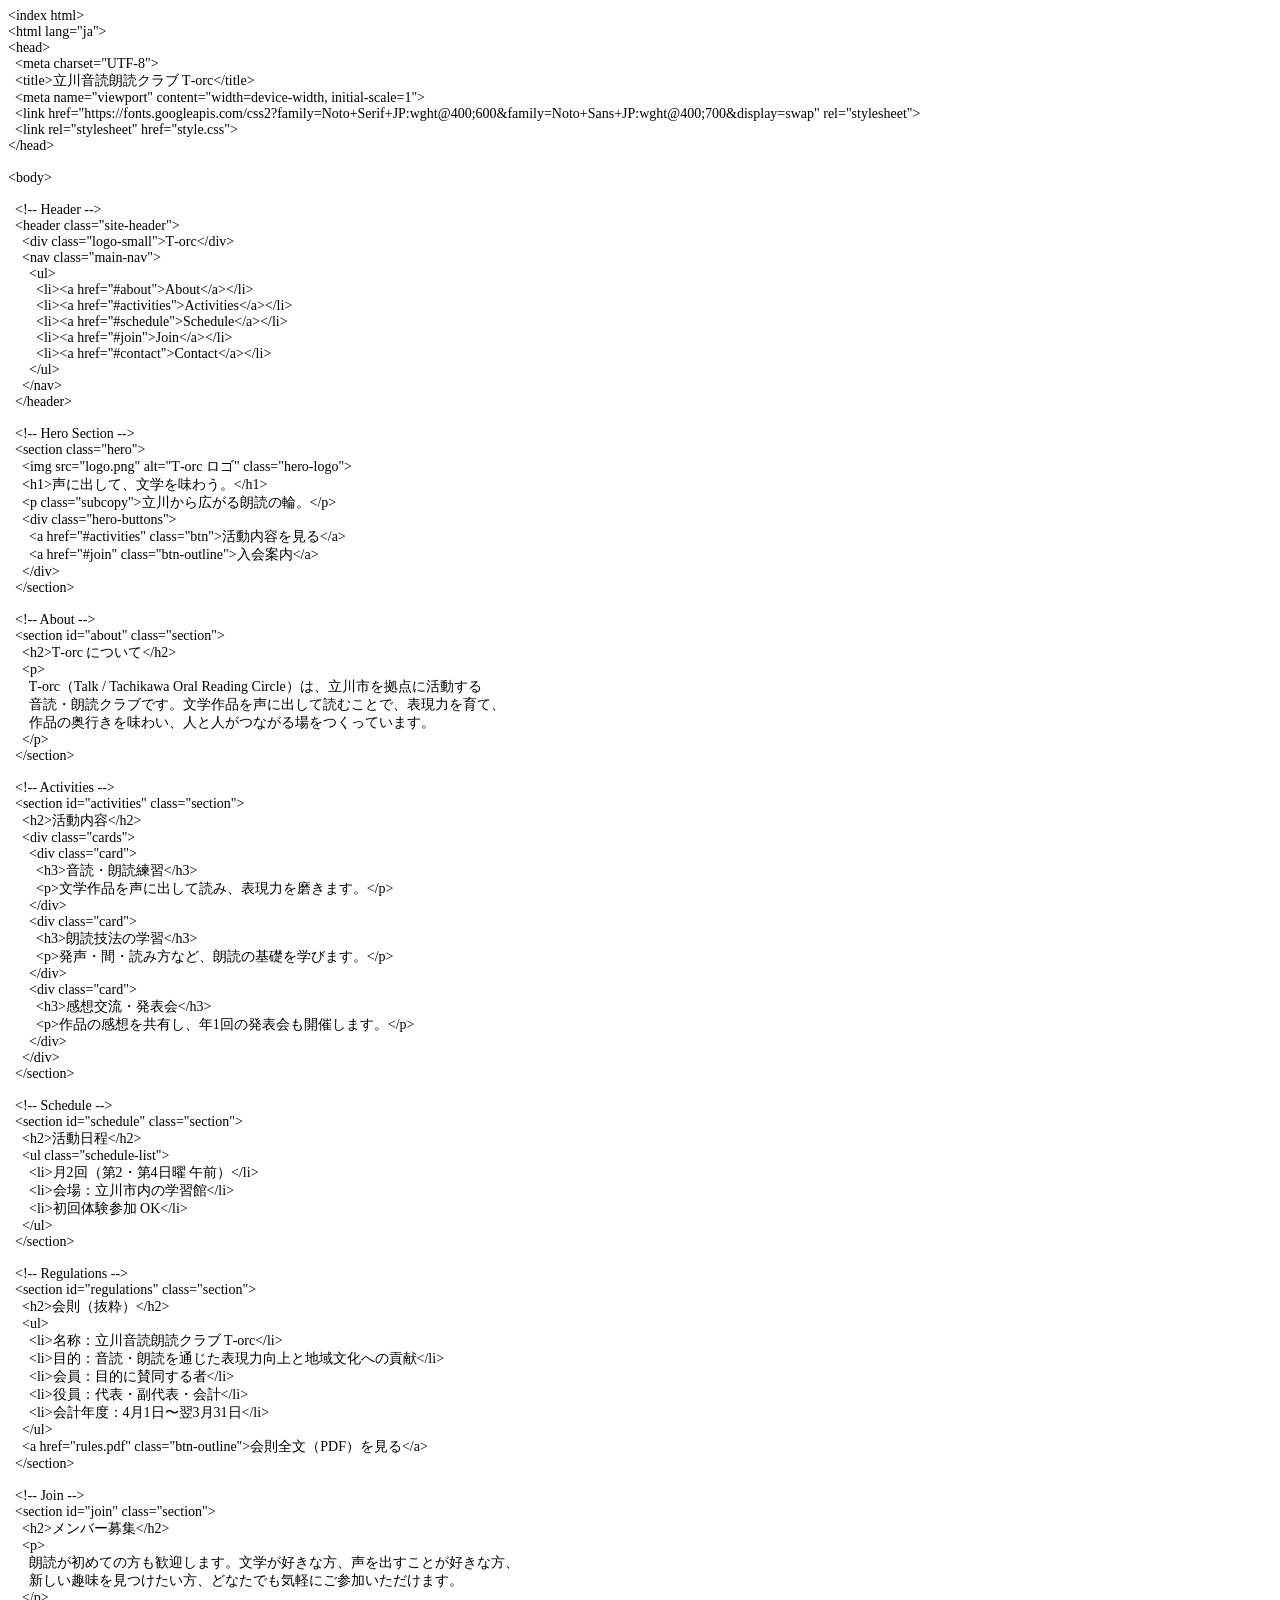
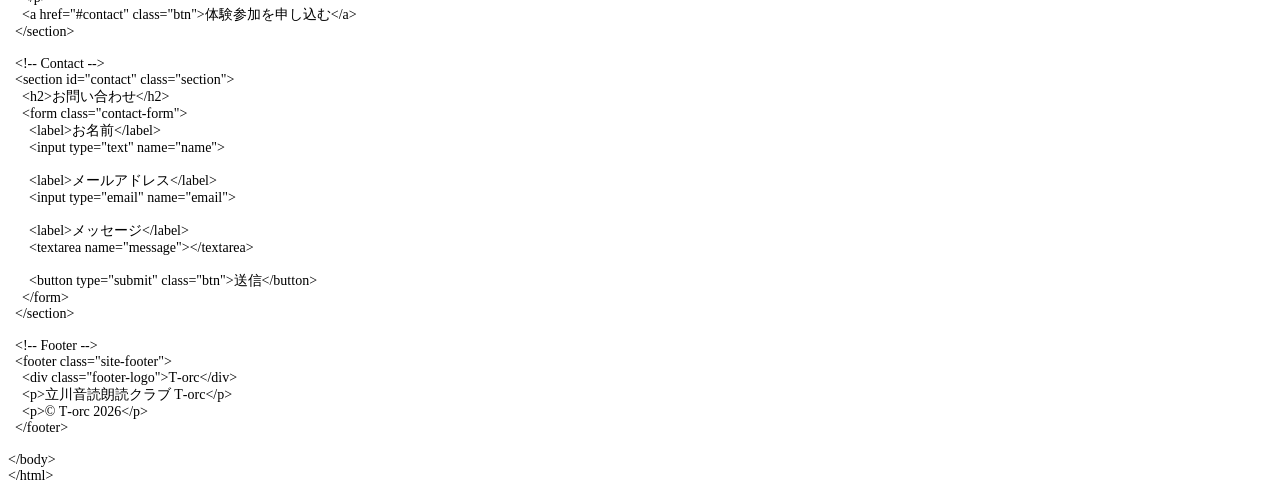
<file: index.htm>
<html xmlns:v="urn:schemas-microsoft-com:vml"
xmlns:o="urn:schemas-microsoft-com:office:office"
xmlns:w="urn:schemas-microsoft-com:office:word"
xmlns:m="http://schemas.microsoft.com/office/2004/12/omml"
xmlns="http://www.w3.org/TR/REC-html40">

<head>
<meta http-equiv=Content-Type content="text/html; charset=shift_jis">
<meta name=ProgId content=Word.Document>
<meta name=Generator content="Microsoft Word 15">
<meta name=Originator content="Microsoft Word 15">
<link rel=File-List href="index.files/filelist.xml">
<!--[if gte mso 9]><xml>
 <o:DocumentProperties>
  <o:Author>�Έ� �����q</o:Author>
  <o:LastAuthor>�Έ� �����q</o:LastAuthor>
  <o:Revision>1</o:Revision>
  <o:TotalTime>1</o:TotalTime>
  <o:Created>2026-03-20T04:59:00Z</o:Created>
  <o:LastSaved>2026-03-20T05:00:00Z</o:LastSaved>
  <o:Pages>7</o:Pages>
  <o:Words>692</o:Words>
  <o:Characters>2467</o:Characters>
  <o:Lines>129</o:Lines>
  <o:Paragraphs>137</o:Paragraphs>
  <o:CharactersWithSpaces>3022</o:CharactersWithSpaces>
  <o:Version>16.00</o:Version>
 </o:DocumentProperties>
 <o:OfficeDocumentSettings>
  <o:AllowPNG/>
 </o:OfficeDocumentSettings>
</xml><![endif]-->
<link rel=themeData href="index.files/themedata.thmx">
<link rel=colorSchemeMapping href="index.files/colorschememapping.xml">
<!--[if gte mso 9]><xml>
 <w:WordDocument>
  <w:SpellingState>Clean</w:SpellingState>
  <w:TrackMoves>false</w:TrackMoves>
  <w:TrackFormatting/>
  <w:PunctuationKerning/>
  <w:BookFoldPrinting/>
  <w:BookFoldPrintingSheets>-4</w:BookFoldPrintingSheets>
  <w:DrawingGridHorizontalSpacing>5.25 pt</w:DrawingGridHorizontalSpacing>
  <w:DisplayHorizontalDrawingGridEvery>0</w:DisplayHorizontalDrawingGridEvery>
  <w:DisplayVerticalDrawingGridEvery>2</w:DisplayVerticalDrawingGridEvery>
  <w:ValidateAgainstSchemas/>
  <w:SaveIfXMLInvalid>false</w:SaveIfXMLInvalid>
  <w:IgnoreMixedContent>false</w:IgnoreMixedContent>
  <w:AlwaysShowPlaceholderText>false</w:AlwaysShowPlaceholderText>
  <w:DoNotPromoteQF/>
  <w:LidThemeOther>EN-US</w:LidThemeOther>
  <w:LidThemeAsian>JA</w:LidThemeAsian>
  <w:LidThemeComplexScript>AR-SA</w:LidThemeComplexScript>
  <w:Compatibility>
   <w:SpaceForUL/>
   <w:BalanceSingleByteDoubleByteWidth/>
   <w:DoNotLeaveBackslashAlone/>
   <w:ULTrailSpace/>
   <w:DoNotExpandShiftReturn/>
   <w:AdjustLineHeightInTable/>
   <w:BreakWrappedTables/>
   <w:SnapToGridInCell/>
   <w:WrapTextWithPunct/>
   <w:UseAsianBreakRules/>
   <w:DontGrowAutofit/>
   <w:SplitPgBreakAndParaMark/>
   <w:EnableOpenTypeKerning/>
   <w:DontFlipMirrorIndents/>
   <w:OverrideTableStyleHps/>
   <w:UseFELayout/>
  </w:Compatibility>
  <m:mathPr>
   <m:mathFont m:val="Cambria Math"/>
   <m:brkBin m:val="before"/>
   <m:brkBinSub m:val="&#45;-"/>
   <m:smallFrac m:val="off"/>
   <m:dispDef/>
   <m:lMargin m:val="0"/>
   <m:rMargin m:val="0"/>
   <m:defJc m:val="centerGroup"/>
   <m:wrapIndent m:val="1440"/>
   <m:intLim m:val="subSup"/>
   <m:naryLim m:val="undOvr"/>
  </m:mathPr></w:WordDocument>
</xml><![endif]--><!--[if gte mso 9]><xml>
 <w:LatentStyles DefLockedState="false" DefUnhideWhenUsed="false"
  DefSemiHidden="false" DefQFormat="false" DefPriority="99"
  LatentStyleCount="376">
  <w:LsdException Locked="false" Priority="0" QFormat="true" Name="Normal"/>
  <w:LsdException Locked="false" Priority="9" QFormat="true" Name="heading 1"/>
  <w:LsdException Locked="false" Priority="9" SemiHidden="true"
   UnhideWhenUsed="true" QFormat="true" Name="heading 2"/>
  <w:LsdException Locked="false" Priority="9" SemiHidden="true"
   UnhideWhenUsed="true" QFormat="true" Name="heading 3"/>
  <w:LsdException Locked="false" Priority="9" SemiHidden="true"
   UnhideWhenUsed="true" QFormat="true" Name="heading 4"/>
  <w:LsdException Locked="false" Priority="9" SemiHidden="true"
   UnhideWhenUsed="true" QFormat="true" Name="heading 5"/>
  <w:LsdException Locked="false" Priority="9" SemiHidden="true"
   UnhideWhenUsed="true" QFormat="true" Name="heading 6"/>
  <w:LsdException Locked="false" Priority="9" SemiHidden="true"
   UnhideWhenUsed="true" QFormat="true" Name="heading 7"/>
  <w:LsdException Locked="false" Priority="9" SemiHidden="true"
   UnhideWhenUsed="true" QFormat="true" Name="heading 8"/>
  <w:LsdException Locked="false" Priority="9" SemiHidden="true"
   UnhideWhenUsed="true" QFormat="true" Name="heading 9"/>
  <w:LsdException Locked="false" SemiHidden="true" UnhideWhenUsed="true"
   Name="index 1"/>
  <w:LsdException Locked="false" SemiHidden="true" UnhideWhenUsed="true"
   Name="index 2"/>
  <w:LsdException Locked="false" SemiHidden="true" UnhideWhenUsed="true"
   Name="index 3"/>
  <w:LsdException Locked="false" SemiHidden="true" UnhideWhenUsed="true"
   Name="index 4"/>
  <w:LsdException Locked="false" SemiHidden="true" UnhideWhenUsed="true"
   Name="index 5"/>
  <w:LsdException Locked="false" SemiHidden="true" UnhideWhenUsed="true"
   Name="index 6"/>
  <w:LsdException Locked="false" SemiHidden="true" UnhideWhenUsed="true"
   Name="index 7"/>
  <w:LsdException Locked="false" SemiHidden="true" UnhideWhenUsed="true"
   Name="index 8"/>
  <w:LsdException Locked="false" SemiHidden="true" UnhideWhenUsed="true"
   Name="index 9"/>
  <w:LsdException Locked="false" Priority="39" SemiHidden="true"
   UnhideWhenUsed="true" Name="toc 1"/>
  <w:LsdException Locked="false" Priority="39" SemiHidden="true"
   UnhideWhenUsed="true" Name="toc 2"/>
  <w:LsdException Locked="false" Priority="39" SemiHidden="true"
   UnhideWhenUsed="true" Name="toc 3"/>
  <w:LsdException Locked="false" Priority="39" SemiHidden="true"
   UnhideWhenUsed="true" Name="toc 4"/>
  <w:LsdException Locked="false" Priority="39" SemiHidden="true"
   UnhideWhenUsed="true" Name="toc 5"/>
  <w:LsdException Locked="false" Priority="39" SemiHidden="true"
   UnhideWhenUsed="true" Name="toc 6"/>
  <w:LsdException Locked="false" Priority="39" SemiHidden="true"
   UnhideWhenUsed="true" Name="toc 7"/>
  <w:LsdException Locked="false" Priority="39" SemiHidden="true"
   UnhideWhenUsed="true" Name="toc 8"/>
  <w:LsdException Locked="false" Priority="39" SemiHidden="true"
   UnhideWhenUsed="true" Name="toc 9"/>
  <w:LsdException Locked="false" SemiHidden="true" UnhideWhenUsed="true"
   Name="Normal Indent"/>
  <w:LsdException Locked="false" SemiHidden="true" UnhideWhenUsed="true"
   Name="footnote text"/>
  <w:LsdException Locked="false" SemiHidden="true" UnhideWhenUsed="true"
   Name="annotation text"/>
  <w:LsdException Locked="false" SemiHidden="true" UnhideWhenUsed="true"
   Name="header"/>
  <w:LsdException Locked="false" SemiHidden="true" UnhideWhenUsed="true"
   Name="footer"/>
  <w:LsdException Locked="false" SemiHidden="true" UnhideWhenUsed="true"
   Name="index heading"/>
  <w:LsdException Locked="false" Priority="35" SemiHidden="true"
   UnhideWhenUsed="true" QFormat="true" Name="caption"/>
  <w:LsdException Locked="false" SemiHidden="true" UnhideWhenUsed="true"
   Name="table of figures"/>
  <w:LsdException Locked="false" SemiHidden="true" UnhideWhenUsed="true"
   Name="envelope address"/>
  <w:LsdException Locked="false" SemiHidden="true" UnhideWhenUsed="true"
   Name="envelope return"/>
  <w:LsdException Locked="false" SemiHidden="true" UnhideWhenUsed="true"
   Name="footnote reference"/>
  <w:LsdException Locked="false" SemiHidden="true" UnhideWhenUsed="true"
   Name="annotation reference"/>
  <w:LsdException Locked="false" SemiHidden="true" UnhideWhenUsed="true"
   Name="line number"/>
  <w:LsdException Locked="false" SemiHidden="true" UnhideWhenUsed="true"
   Name="page number"/>
  <w:LsdException Locked="false" SemiHidden="true" UnhideWhenUsed="true"
   Name="endnote reference"/>
  <w:LsdException Locked="false" SemiHidden="true" UnhideWhenUsed="true"
   Name="endnote text"/>
  <w:LsdException Locked="false" SemiHidden="true" UnhideWhenUsed="true"
   Name="table of authorities"/>
  <w:LsdException Locked="false" SemiHidden="true" UnhideWhenUsed="true"
   Name="macro"/>
  <w:LsdException Locked="false" SemiHidden="true" UnhideWhenUsed="true"
   Name="toa heading"/>
  <w:LsdException Locked="false" SemiHidden="true" UnhideWhenUsed="true"
   Name="List"/>
  <w:LsdException Locked="false" SemiHidden="true" UnhideWhenUsed="true"
   Name="List Bullet"/>
  <w:LsdException Locked="false" SemiHidden="true" UnhideWhenUsed="true"
   Name="List Number"/>
  <w:LsdException Locked="false" SemiHidden="true" UnhideWhenUsed="true"
   Name="List 2"/>
  <w:LsdException Locked="false" SemiHidden="true" UnhideWhenUsed="true"
   Name="List 3"/>
  <w:LsdException Locked="false" SemiHidden="true" UnhideWhenUsed="true"
   Name="List 4"/>
  <w:LsdException Locked="false" SemiHidden="true" UnhideWhenUsed="true"
   Name="List 5"/>
  <w:LsdException Locked="false" SemiHidden="true" UnhideWhenUsed="true"
   Name="List Bullet 2"/>
  <w:LsdException Locked="false" SemiHidden="true" UnhideWhenUsed="true"
   Name="List Bullet 3"/>
  <w:LsdException Locked="false" SemiHidden="true" UnhideWhenUsed="true"
   Name="List Bullet 4"/>
  <w:LsdException Locked="false" SemiHidden="true" UnhideWhenUsed="true"
   Name="List Bullet 5"/>
  <w:LsdException Locked="false" SemiHidden="true" UnhideWhenUsed="true"
   Name="List Number 2"/>
  <w:LsdException Locked="false" SemiHidden="true" UnhideWhenUsed="true"
   Name="List Number 3"/>
  <w:LsdException Locked="false" SemiHidden="true" UnhideWhenUsed="true"
   Name="List Number 4"/>
  <w:LsdException Locked="false" SemiHidden="true" UnhideWhenUsed="true"
   Name="List Number 5"/>
  <w:LsdException Locked="false" Priority="10" QFormat="true" Name="Title"/>
  <w:LsdException Locked="false" SemiHidden="true" UnhideWhenUsed="true"
   Name="Closing"/>
  <w:LsdException Locked="false" SemiHidden="true" UnhideWhenUsed="true"
   Name="Signature"/>
  <w:LsdException Locked="false" Priority="1" SemiHidden="true"
   UnhideWhenUsed="true" Name="Default Paragraph Font"/>
  <w:LsdException Locked="false" SemiHidden="true" UnhideWhenUsed="true"
   Name="Body Text"/>
  <w:LsdException Locked="false" SemiHidden="true" UnhideWhenUsed="true"
   Name="Body Text Indent"/>
  <w:LsdException Locked="false" SemiHidden="true" UnhideWhenUsed="true"
   Name="List Continue"/>
  <w:LsdException Locked="false" SemiHidden="true" UnhideWhenUsed="true"
   Name="List Continue 2"/>
  <w:LsdException Locked="false" SemiHidden="true" UnhideWhenUsed="true"
   Name="List Continue 3"/>
  <w:LsdException Locked="false" SemiHidden="true" UnhideWhenUsed="true"
   Name="List Continue 4"/>
  <w:LsdException Locked="false" SemiHidden="true" UnhideWhenUsed="true"
   Name="List Continue 5"/>
  <w:LsdException Locked="false" SemiHidden="true" UnhideWhenUsed="true"
   Name="Message Header"/>
  <w:LsdException Locked="false" Priority="11" QFormat="true" Name="Subtitle"/>
  <w:LsdException Locked="false" SemiHidden="true" UnhideWhenUsed="true"
   Name="Salutation"/>
  <w:LsdException Locked="false" SemiHidden="true" UnhideWhenUsed="true"
   Name="Date"/>
  <w:LsdException Locked="false" SemiHidden="true" UnhideWhenUsed="true"
   Name="Body Text First Indent"/>
  <w:LsdException Locked="false" SemiHidden="true" UnhideWhenUsed="true"
   Name="Body Text First Indent 2"/>
  <w:LsdException Locked="false" SemiHidden="true" UnhideWhenUsed="true"
   Name="Note Heading"/>
  <w:LsdException Locked="false" SemiHidden="true" UnhideWhenUsed="true"
   Name="Body Text 2"/>
  <w:LsdException Locked="false" SemiHidden="true" UnhideWhenUsed="true"
   Name="Body Text 3"/>
  <w:LsdException Locked="false" SemiHidden="true" UnhideWhenUsed="true"
   Name="Body Text Indent 2"/>
  <w:LsdException Locked="false" SemiHidden="true" UnhideWhenUsed="true"
   Name="Body Text Indent 3"/>
  <w:LsdException Locked="false" SemiHidden="true" UnhideWhenUsed="true"
   Name="Block Text"/>
  <w:LsdException Locked="false" SemiHidden="true" UnhideWhenUsed="true"
   Name="Hyperlink"/>
  <w:LsdException Locked="false" SemiHidden="true" UnhideWhenUsed="true"
   Name="FollowedHyperlink"/>
  <w:LsdException Locked="false" Priority="22" QFormat="true" Name="Strong"/>
  <w:LsdException Locked="false" Priority="20" QFormat="true" Name="Emphasis"/>
  <w:LsdException Locked="false" SemiHidden="true" UnhideWhenUsed="true"
   Name="Document Map"/>
  <w:LsdException Locked="false" SemiHidden="true" UnhideWhenUsed="true"
   Name="Plain Text"/>
  <w:LsdException Locked="false" SemiHidden="true" UnhideWhenUsed="true"
   Name="E-mail Signature"/>
  <w:LsdException Locked="false" SemiHidden="true" UnhideWhenUsed="true"
   Name="HTML Top of Form"/>
  <w:LsdException Locked="false" SemiHidden="true" UnhideWhenUsed="true"
   Name="HTML Bottom of Form"/>
  <w:LsdException Locked="false" SemiHidden="true" UnhideWhenUsed="true"
   Name="Normal (Web)"/>
  <w:LsdException Locked="false" SemiHidden="true" UnhideWhenUsed="true"
   Name="HTML Acronym"/>
  <w:LsdException Locked="false" SemiHidden="true" UnhideWhenUsed="true"
   Name="HTML Address"/>
  <w:LsdException Locked="false" SemiHidden="true" UnhideWhenUsed="true"
   Name="HTML Cite"/>
  <w:LsdException Locked="false" SemiHidden="true" UnhideWhenUsed="true"
   Name="HTML Code"/>
  <w:LsdException Locked="false" SemiHidden="true" UnhideWhenUsed="true"
   Name="HTML Definition"/>
  <w:LsdException Locked="false" SemiHidden="true" UnhideWhenUsed="true"
   Name="HTML Keyboard"/>
  <w:LsdException Locked="false" SemiHidden="true" UnhideWhenUsed="true"
   Name="HTML Preformatted"/>
  <w:LsdException Locked="false" SemiHidden="true" UnhideWhenUsed="true"
   Name="HTML Sample"/>
  <w:LsdException Locked="false" SemiHidden="true" UnhideWhenUsed="true"
   Name="HTML Typewriter"/>
  <w:LsdException Locked="false" SemiHidden="true" UnhideWhenUsed="true"
   Name="HTML Variable"/>
  <w:LsdException Locked="false" SemiHidden="true" UnhideWhenUsed="true"
   Name="Normal Table"/>
  <w:LsdException Locked="false" SemiHidden="true" UnhideWhenUsed="true"
   Name="annotation subject"/>
  <w:LsdException Locked="false" SemiHidden="true" UnhideWhenUsed="true"
   Name="No List"/>
  <w:LsdException Locked="false" SemiHidden="true" UnhideWhenUsed="true"
   Name="Outline List 1"/>
  <w:LsdException Locked="false" SemiHidden="true" UnhideWhenUsed="true"
   Name="Outline List 2"/>
  <w:LsdException Locked="false" SemiHidden="true" UnhideWhenUsed="true"
   Name="Outline List 3"/>
  <w:LsdException Locked="false" SemiHidden="true" UnhideWhenUsed="true"
   Name="Table Simple 1"/>
  <w:LsdException Locked="false" SemiHidden="true" UnhideWhenUsed="true"
   Name="Table Simple 2"/>
  <w:LsdException Locked="false" SemiHidden="true" UnhideWhenUsed="true"
   Name="Table Simple 3"/>
  <w:LsdException Locked="false" SemiHidden="true" UnhideWhenUsed="true"
   Name="Table Classic 1"/>
  <w:LsdException Locked="false" SemiHidden="true" UnhideWhenUsed="true"
   Name="Table Classic 2"/>
  <w:LsdException Locked="false" SemiHidden="true" UnhideWhenUsed="true"
   Name="Table Classic 3"/>
  <w:LsdException Locked="false" SemiHidden="true" UnhideWhenUsed="true"
   Name="Table Classic 4"/>
  <w:LsdException Locked="false" SemiHidden="true" UnhideWhenUsed="true"
   Name="Table Colorful 1"/>
  <w:LsdException Locked="false" SemiHidden="true" UnhideWhenUsed="true"
   Name="Table Colorful 2"/>
  <w:LsdException Locked="false" SemiHidden="true" UnhideWhenUsed="true"
   Name="Table Colorful 3"/>
  <w:LsdException Locked="false" SemiHidden="true" UnhideWhenUsed="true"
   Name="Table Columns 1"/>
  <w:LsdException Locked="false" SemiHidden="true" UnhideWhenUsed="true"
   Name="Table Columns 2"/>
  <w:LsdException Locked="false" SemiHidden="true" UnhideWhenUsed="true"
   Name="Table Columns 3"/>
  <w:LsdException Locked="false" SemiHidden="true" UnhideWhenUsed="true"
   Name="Table Columns 4"/>
  <w:LsdException Locked="false" SemiHidden="true" UnhideWhenUsed="true"
   Name="Table Columns 5"/>
  <w:LsdException Locked="false" SemiHidden="true" UnhideWhenUsed="true"
   Name="Table Grid 1"/>
  <w:LsdException Locked="false" SemiHidden="true" UnhideWhenUsed="true"
   Name="Table Grid 2"/>
  <w:LsdException Locked="false" SemiHidden="true" UnhideWhenUsed="true"
   Name="Table Grid 3"/>
  <w:LsdException Locked="false" SemiHidden="true" UnhideWhenUsed="true"
   Name="Table Grid 4"/>
  <w:LsdException Locked="false" SemiHidden="true" UnhideWhenUsed="true"
   Name="Table Grid 5"/>
  <w:LsdException Locked="false" SemiHidden="true" UnhideWhenUsed="true"
   Name="Table Grid 6"/>
  <w:LsdException Locked="false" SemiHidden="true" UnhideWhenUsed="true"
   Name="Table Grid 7"/>
  <w:LsdException Locked="false" SemiHidden="true" UnhideWhenUsed="true"
   Name="Table Grid 8"/>
  <w:LsdException Locked="false" SemiHidden="true" UnhideWhenUsed="true"
   Name="Table List 1"/>
  <w:LsdException Locked="false" SemiHidden="true" UnhideWhenUsed="true"
   Name="Table List 2"/>
  <w:LsdException Locked="false" SemiHidden="true" UnhideWhenUsed="true"
   Name="Table List 3"/>
  <w:LsdException Locked="false" SemiHidden="true" UnhideWhenUsed="true"
   Name="Table List 4"/>
  <w:LsdException Locked="false" SemiHidden="true" UnhideWhenUsed="true"
   Name="Table List 5"/>
  <w:LsdException Locked="false" SemiHidden="true" UnhideWhenUsed="true"
   Name="Table List 6"/>
  <w:LsdException Locked="false" SemiHidden="true" UnhideWhenUsed="true"
   Name="Table List 7"/>
  <w:LsdException Locked="false" SemiHidden="true" UnhideWhenUsed="true"
   Name="Table List 8"/>
  <w:LsdException Locked="false" SemiHidden="true" UnhideWhenUsed="true"
   Name="Table 3D effects 1"/>
  <w:LsdException Locked="false" SemiHidden="true" UnhideWhenUsed="true"
   Name="Table 3D effects 2"/>
  <w:LsdException Locked="false" SemiHidden="true" UnhideWhenUsed="true"
   Name="Table 3D effects 3"/>
  <w:LsdException Locked="false" SemiHidden="true" UnhideWhenUsed="true"
   Name="Table Contemporary"/>
  <w:LsdException Locked="false" SemiHidden="true" UnhideWhenUsed="true"
   Name="Table Elegant"/>
  <w:LsdException Locked="false" SemiHidden="true" UnhideWhenUsed="true"
   Name="Table Professional"/>
  <w:LsdException Locked="false" SemiHidden="true" UnhideWhenUsed="true"
   Name="Table Subtle 1"/>
  <w:LsdException Locked="false" SemiHidden="true" UnhideWhenUsed="true"
   Name="Table Subtle 2"/>
  <w:LsdException Locked="false" SemiHidden="true" UnhideWhenUsed="true"
   Name="Table Web 1"/>
  <w:LsdException Locked="false" SemiHidden="true" UnhideWhenUsed="true"
   Name="Table Web 2"/>
  <w:LsdException Locked="false" SemiHidden="true" UnhideWhenUsed="true"
   Name="Table Web 3"/>
  <w:LsdException Locked="false" SemiHidden="true" UnhideWhenUsed="true"
   Name="Balloon Text"/>
  <w:LsdException Locked="false" Priority="39" Name="Table Grid"/>
  <w:LsdException Locked="false" SemiHidden="true" UnhideWhenUsed="true"
   Name="Table Theme"/>
  <w:LsdException Locked="false" SemiHidden="true" Name="Placeholder Text"/>
  <w:LsdException Locked="false" Priority="1" QFormat="true" Name="No Spacing"/>
  <w:LsdException Locked="false" Priority="60" Name="Light Shading"/>
  <w:LsdException Locked="false" Priority="61" Name="Light List"/>
  <w:LsdException Locked="false" Priority="62" Name="Light Grid"/>
  <w:LsdException Locked="false" Priority="63" Name="Medium Shading 1"/>
  <w:LsdException Locked="false" Priority="64" Name="Medium Shading 2"/>
  <w:LsdException Locked="false" Priority="65" Name="Medium List 1"/>
  <w:LsdException Locked="false" Priority="66" Name="Medium List 2"/>
  <w:LsdException Locked="false" Priority="67" Name="Medium Grid 1"/>
  <w:LsdException Locked="false" Priority="68" Name="Medium Grid 2"/>
  <w:LsdException Locked="false" Priority="69" Name="Medium Grid 3"/>
  <w:LsdException Locked="false" Priority="70" Name="Dark List"/>
  <w:LsdException Locked="false" Priority="71" Name="Colorful Shading"/>
  <w:LsdException Locked="false" Priority="72" Name="Colorful List"/>
  <w:LsdException Locked="false" Priority="73" Name="Colorful Grid"/>
  <w:LsdException Locked="false" Priority="60" Name="Light Shading Accent 1"/>
  <w:LsdException Locked="false" Priority="61" Name="Light List Accent 1"/>
  <w:LsdException Locked="false" Priority="62" Name="Light Grid Accent 1"/>
  <w:LsdException Locked="false" Priority="63" Name="Medium Shading 1 Accent 1"/>
  <w:LsdException Locked="false" Priority="64" Name="Medium Shading 2 Accent 1"/>
  <w:LsdException Locked="false" Priority="65" Name="Medium List 1 Accent 1"/>
  <w:LsdException Locked="false" SemiHidden="true" Name="Revision"/>
  <w:LsdException Locked="false" Priority="34" QFormat="true"
   Name="List Paragraph"/>
  <w:LsdException Locked="false" Priority="29" QFormat="true" Name="Quote"/>
  <w:LsdException Locked="false" Priority="30" QFormat="true"
   Name="Intense Quote"/>
  <w:LsdException Locked="false" Priority="66" Name="Medium List 2 Accent 1"/>
  <w:LsdException Locked="false" Priority="67" Name="Medium Grid 1 Accent 1"/>
  <w:LsdException Locked="false" Priority="68" Name="Medium Grid 2 Accent 1"/>
  <w:LsdException Locked="false" Priority="69" Name="Medium Grid 3 Accent 1"/>
  <w:LsdException Locked="false" Priority="70" Name="Dark List Accent 1"/>
  <w:LsdException Locked="false" Priority="71" Name="Colorful Shading Accent 1"/>
  <w:LsdException Locked="false" Priority="72" Name="Colorful List Accent 1"/>
  <w:LsdException Locked="false" Priority="73" Name="Colorful Grid Accent 1"/>
  <w:LsdException Locked="false" Priority="60" Name="Light Shading Accent 2"/>
  <w:LsdException Locked="false" Priority="61" Name="Light List Accent 2"/>
  <w:LsdException Locked="false" Priority="62" Name="Light Grid Accent 2"/>
  <w:LsdException Locked="false" Priority="63" Name="Medium Shading 1 Accent 2"/>
  <w:LsdException Locked="false" Priority="64" Name="Medium Shading 2 Accent 2"/>
  <w:LsdException Locked="false" Priority="65" Name="Medium List 1 Accent 2"/>
  <w:LsdException Locked="false" Priority="66" Name="Medium List 2 Accent 2"/>
  <w:LsdException Locked="false" Priority="67" Name="Medium Grid 1 Accent 2"/>
  <w:LsdException Locked="false" Priority="68" Name="Medium Grid 2 Accent 2"/>
  <w:LsdException Locked="false" Priority="69" Name="Medium Grid 3 Accent 2"/>
  <w:LsdException Locked="false" Priority="70" Name="Dark List Accent 2"/>
  <w:LsdException Locked="false" Priority="71" Name="Colorful Shading Accent 2"/>
  <w:LsdException Locked="false" Priority="72" Name="Colorful List Accent 2"/>
  <w:LsdException Locked="false" Priority="73" Name="Colorful Grid Accent 2"/>
  <w:LsdException Locked="false" Priority="60" Name="Light Shading Accent 3"/>
  <w:LsdException Locked="false" Priority="61" Name="Light List Accent 3"/>
  <w:LsdException Locked="false" Priority="62" Name="Light Grid Accent 3"/>
  <w:LsdException Locked="false" Priority="63" Name="Medium Shading 1 Accent 3"/>
  <w:LsdException Locked="false" Priority="64" Name="Medium Shading 2 Accent 3"/>
  <w:LsdException Locked="false" Priority="65" Name="Medium List 1 Accent 3"/>
  <w:LsdException Locked="false" Priority="66" Name="Medium List 2 Accent 3"/>
  <w:LsdException Locked="false" Priority="67" Name="Medium Grid 1 Accent 3"/>
  <w:LsdException Locked="false" Priority="68" Name="Medium Grid 2 Accent 3"/>
  <w:LsdException Locked="false" Priority="69" Name="Medium Grid 3 Accent 3"/>
  <w:LsdException Locked="false" Priority="70" Name="Dark List Accent 3"/>
  <w:LsdException Locked="false" Priority="71" Name="Colorful Shading Accent 3"/>
  <w:LsdException Locked="false" Priority="72" Name="Colorful List Accent 3"/>
  <w:LsdException Locked="false" Priority="73" Name="Colorful Grid Accent 3"/>
  <w:LsdException Locked="false" Priority="60" Name="Light Shading Accent 4"/>
  <w:LsdException Locked="false" Priority="61" Name="Light List Accent 4"/>
  <w:LsdException Locked="false" Priority="62" Name="Light Grid Accent 4"/>
  <w:LsdException Locked="false" Priority="63" Name="Medium Shading 1 Accent 4"/>
  <w:LsdException Locked="false" Priority="64" Name="Medium Shading 2 Accent 4"/>
  <w:LsdException Locked="false" Priority="65" Name="Medium List 1 Accent 4"/>
  <w:LsdException Locked="false" Priority="66" Name="Medium List 2 Accent 4"/>
  <w:LsdException Locked="false" Priority="67" Name="Medium Grid 1 Accent 4"/>
  <w:LsdException Locked="false" Priority="68" Name="Medium Grid 2 Accent 4"/>
  <w:LsdException Locked="false" Priority="69" Name="Medium Grid 3 Accent 4"/>
  <w:LsdException Locked="false" Priority="70" Name="Dark List Accent 4"/>
  <w:LsdException Locked="false" Priority="71" Name="Colorful Shading Accent 4"/>
  <w:LsdException Locked="false" Priority="72" Name="Colorful List Accent 4"/>
  <w:LsdException Locked="false" Priority="73" Name="Colorful Grid Accent 4"/>
  <w:LsdException Locked="false" Priority="60" Name="Light Shading Accent 5"/>
  <w:LsdException Locked="false" Priority="61" Name="Light List Accent 5"/>
  <w:LsdException Locked="false" Priority="62" Name="Light Grid Accent 5"/>
  <w:LsdException Locked="false" Priority="63" Name="Medium Shading 1 Accent 5"/>
  <w:LsdException Locked="false" Priority="64" Name="Medium Shading 2 Accent 5"/>
  <w:LsdException Locked="false" Priority="65" Name="Medium List 1 Accent 5"/>
  <w:LsdException Locked="false" Priority="66" Name="Medium List 2 Accent 5"/>
  <w:LsdException Locked="false" Priority="67" Name="Medium Grid 1 Accent 5"/>
  <w:LsdException Locked="false" Priority="68" Name="Medium Grid 2 Accent 5"/>
  <w:LsdException Locked="false" Priority="69" Name="Medium Grid 3 Accent 5"/>
  <w:LsdException Locked="false" Priority="70" Name="Dark List Accent 5"/>
  <w:LsdException Locked="false" Priority="71" Name="Colorful Shading Accent 5"/>
  <w:LsdException Locked="false" Priority="72" Name="Colorful List Accent 5"/>
  <w:LsdException Locked="false" Priority="73" Name="Colorful Grid Accent 5"/>
  <w:LsdException Locked="false" Priority="60" Name="Light Shading Accent 6"/>
  <w:LsdException Locked="false" Priority="61" Name="Light List Accent 6"/>
  <w:LsdException Locked="false" Priority="62" Name="Light Grid Accent 6"/>
  <w:LsdException Locked="false" Priority="63" Name="Medium Shading 1 Accent 6"/>
  <w:LsdException Locked="false" Priority="64" Name="Medium Shading 2 Accent 6"/>
  <w:LsdException Locked="false" Priority="65" Name="Medium List 1 Accent 6"/>
  <w:LsdException Locked="false" Priority="66" Name="Medium List 2 Accent 6"/>
  <w:LsdException Locked="false" Priority="67" Name="Medium Grid 1 Accent 6"/>
  <w:LsdException Locked="false" Priority="68" Name="Medium Grid 2 Accent 6"/>
  <w:LsdException Locked="false" Priority="69" Name="Medium Grid 3 Accent 6"/>
  <w:LsdException Locked="false" Priority="70" Name="Dark List Accent 6"/>
  <w:LsdException Locked="false" Priority="71" Name="Colorful Shading Accent 6"/>
  <w:LsdException Locked="false" Priority="72" Name="Colorful List Accent 6"/>
  <w:LsdException Locked="false" Priority="73" Name="Colorful Grid Accent 6"/>
  <w:LsdException Locked="false" Priority="19" QFormat="true"
   Name="Subtle Emphasis"/>
  <w:LsdException Locked="false" Priority="21" QFormat="true"
   Name="Intense Emphasis"/>
  <w:LsdException Locked="false" Priority="31" QFormat="true"
   Name="Subtle Reference"/>
  <w:LsdException Locked="false" Priority="32" QFormat="true"
   Name="Intense Reference"/>
  <w:LsdException Locked="false" Priority="33" QFormat="true" Name="Book Title"/>
  <w:LsdException Locked="false" Priority="37" SemiHidden="true"
   UnhideWhenUsed="true" Name="Bibliography"/>
  <w:LsdException Locked="false" Priority="39" SemiHidden="true"
   UnhideWhenUsed="true" QFormat="true" Name="TOC Heading"/>
  <w:LsdException Locked="false" Priority="41" Name="Plain Table 1"/>
  <w:LsdException Locked="false" Priority="42" Name="Plain Table 2"/>
  <w:LsdException Locked="false" Priority="43" Name="Plain Table 3"/>
  <w:LsdException Locked="false" Priority="44" Name="Plain Table 4"/>
  <w:LsdException Locked="false" Priority="45" Name="Plain Table 5"/>
  <w:LsdException Locked="false" Priority="40" Name="Grid Table Light"/>
  <w:LsdException Locked="false" Priority="46" Name="Grid Table 1 Light"/>
  <w:LsdException Locked="false" Priority="47" Name="Grid Table 2"/>
  <w:LsdException Locked="false" Priority="48" Name="Grid Table 3"/>
  <w:LsdException Locked="false" Priority="49" Name="Grid Table 4"/>
  <w:LsdException Locked="false" Priority="50" Name="Grid Table 5 Dark"/>
  <w:LsdException Locked="false" Priority="51" Name="Grid Table 6 Colorful"/>
  <w:LsdException Locked="false" Priority="52" Name="Grid Table 7 Colorful"/>
  <w:LsdException Locked="false" Priority="46"
   Name="Grid Table 1 Light Accent 1"/>
  <w:LsdException Locked="false" Priority="47" Name="Grid Table 2 Accent 1"/>
  <w:LsdException Locked="false" Priority="48" Name="Grid Table 3 Accent 1"/>
  <w:LsdException Locked="false" Priority="49" Name="Grid Table 4 Accent 1"/>
  <w:LsdException Locked="false" Priority="50" Name="Grid Table 5 Dark Accent 1"/>
  <w:LsdException Locked="false" Priority="51"
   Name="Grid Table 6 Colorful Accent 1"/>
  <w:LsdException Locked="false" Priority="52"
   Name="Grid Table 7 Colorful Accent 1"/>
  <w:LsdException Locked="false" Priority="46"
   Name="Grid Table 1 Light Accent 2"/>
  <w:LsdException Locked="false" Priority="47" Name="Grid Table 2 Accent 2"/>
  <w:LsdException Locked="false" Priority="48" Name="Grid Table 3 Accent 2"/>
  <w:LsdException Locked="false" Priority="49" Name="Grid Table 4 Accent 2"/>
  <w:LsdException Locked="false" Priority="50" Name="Grid Table 5 Dark Accent 2"/>
  <w:LsdException Locked="false" Priority="51"
   Name="Grid Table 6 Colorful Accent 2"/>
  <w:LsdException Locked="false" Priority="52"
   Name="Grid Table 7 Colorful Accent 2"/>
  <w:LsdException Locked="false" Priority="46"
   Name="Grid Table 1 Light Accent 3"/>
  <w:LsdException Locked="false" Priority="47" Name="Grid Table 2 Accent 3"/>
  <w:LsdException Locked="false" Priority="48" Name="Grid Table 3 Accent 3"/>
  <w:LsdException Locked="false" Priority="49" Name="Grid Table 4 Accent 3"/>
  <w:LsdException Locked="false" Priority="50" Name="Grid Table 5 Dark Accent 3"/>
  <w:LsdException Locked="false" Priority="51"
   Name="Grid Table 6 Colorful Accent 3"/>
  <w:LsdException Locked="false" Priority="52"
   Name="Grid Table 7 Colorful Accent 3"/>
  <w:LsdException Locked="false" Priority="46"
   Name="Grid Table 1 Light Accent 4"/>
  <w:LsdException Locked="false" Priority="47" Name="Grid Table 2 Accent 4"/>
  <w:LsdException Locked="false" Priority="48" Name="Grid Table 3 Accent 4"/>
  <w:LsdException Locked="false" Priority="49" Name="Grid Table 4 Accent 4"/>
  <w:LsdException Locked="false" Priority="50" Name="Grid Table 5 Dark Accent 4"/>
  <w:LsdException Locked="false" Priority="51"
   Name="Grid Table 6 Colorful Accent 4"/>
  <w:LsdException Locked="false" Priority="52"
   Name="Grid Table 7 Colorful Accent 4"/>
  <w:LsdException Locked="false" Priority="46"
   Name="Grid Table 1 Light Accent 5"/>
  <w:LsdException Locked="false" Priority="47" Name="Grid Table 2 Accent 5"/>
  <w:LsdException Locked="false" Priority="48" Name="Grid Table 3 Accent 5"/>
  <w:LsdException Locked="false" Priority="49" Name="Grid Table 4 Accent 5"/>
  <w:LsdException Locked="false" Priority="50" Name="Grid Table 5 Dark Accent 5"/>
  <w:LsdException Locked="false" Priority="51"
   Name="Grid Table 6 Colorful Accent 5"/>
  <w:LsdException Locked="false" Priority="52"
   Name="Grid Table 7 Colorful Accent 5"/>
  <w:LsdException Locked="false" Priority="46"
   Name="Grid Table 1 Light Accent 6"/>
  <w:LsdException Locked="false" Priority="47" Name="Grid Table 2 Accent 6"/>
  <w:LsdException Locked="false" Priority="48" Name="Grid Table 3 Accent 6"/>
  <w:LsdException Locked="false" Priority="49" Name="Grid Table 4 Accent 6"/>
  <w:LsdException Locked="false" Priority="50" Name="Grid Table 5 Dark Accent 6"/>
  <w:LsdException Locked="false" Priority="51"
   Name="Grid Table 6 Colorful Accent 6"/>
  <w:LsdException Locked="false" Priority="52"
   Name="Grid Table 7 Colorful Accent 6"/>
  <w:LsdException Locked="false" Priority="46" Name="List Table 1 Light"/>
  <w:LsdException Locked="false" Priority="47" Name="List Table 2"/>
  <w:LsdException Locked="false" Priority="48" Name="List Table 3"/>
  <w:LsdException Locked="false" Priority="49" Name="List Table 4"/>
  <w:LsdException Locked="false" Priority="50" Name="List Table 5 Dark"/>
  <w:LsdException Locked="false" Priority="51" Name="List Table 6 Colorful"/>
  <w:LsdException Locked="false" Priority="52" Name="List Table 7 Colorful"/>
  <w:LsdException Locked="false" Priority="46"
   Name="List Table 1 Light Accent 1"/>
  <w:LsdException Locked="false" Priority="47" Name="List Table 2 Accent 1"/>
  <w:LsdException Locked="false" Priority="48" Name="List Table 3 Accent 1"/>
  <w:LsdException Locked="false" Priority="49" Name="List Table 4 Accent 1"/>
  <w:LsdException Locked="false" Priority="50" Name="List Table 5 Dark Accent 1"/>
  <w:LsdException Locked="false" Priority="51"
   Name="List Table 6 Colorful Accent 1"/>
  <w:LsdException Locked="false" Priority="52"
   Name="List Table 7 Colorful Accent 1"/>
  <w:LsdException Locked="false" Priority="46"
   Name="List Table 1 Light Accent 2"/>
  <w:LsdException Locked="false" Priority="47" Name="List Table 2 Accent 2"/>
  <w:LsdException Locked="false" Priority="48" Name="List Table 3 Accent 2"/>
  <w:LsdException Locked="false" Priority="49" Name="List Table 4 Accent 2"/>
  <w:LsdException Locked="false" Priority="50" Name="List Table 5 Dark Accent 2"/>
  <w:LsdException Locked="false" Priority="51"
   Name="List Table 6 Colorful Accent 2"/>
  <w:LsdException Locked="false" Priority="52"
   Name="List Table 7 Colorful Accent 2"/>
  <w:LsdException Locked="false" Priority="46"
   Name="List Table 1 Light Accent 3"/>
  <w:LsdException Locked="false" Priority="47" Name="List Table 2 Accent 3"/>
  <w:LsdException Locked="false" Priority="48" Name="List Table 3 Accent 3"/>
  <w:LsdException Locked="false" Priority="49" Name="List Table 4 Accent 3"/>
  <w:LsdException Locked="false" Priority="50" Name="List Table 5 Dark Accent 3"/>
  <w:LsdException Locked="false" Priority="51"
   Name="List Table 6 Colorful Accent 3"/>
  <w:LsdException Locked="false" Priority="52"
   Name="List Table 7 Colorful Accent 3"/>
  <w:LsdException Locked="false" Priority="46"
   Name="List Table 1 Light Accent 4"/>
  <w:LsdException Locked="false" Priority="47" Name="List Table 2 Accent 4"/>
  <w:LsdException Locked="false" Priority="48" Name="List Table 3 Accent 4"/>
  <w:LsdException Locked="false" Priority="49" Name="List Table 4 Accent 4"/>
  <w:LsdException Locked="false" Priority="50" Name="List Table 5 Dark Accent 4"/>
  <w:LsdException Locked="false" Priority="51"
   Name="List Table 6 Colorful Accent 4"/>
  <w:LsdException Locked="false" Priority="52"
   Name="List Table 7 Colorful Accent 4"/>
  <w:LsdException Locked="false" Priority="46"
   Name="List Table 1 Light Accent 5"/>
  <w:LsdException Locked="false" Priority="47" Name="List Table 2 Accent 5"/>
  <w:LsdException Locked="false" Priority="48" Name="List Table 3 Accent 5"/>
  <w:LsdException Locked="false" Priority="49" Name="List Table 4 Accent 5"/>
  <w:LsdException Locked="false" Priority="50" Name="List Table 5 Dark Accent 5"/>
  <w:LsdException Locked="false" Priority="51"
   Name="List Table 6 Colorful Accent 5"/>
  <w:LsdException Locked="false" Priority="52"
   Name="List Table 7 Colorful Accent 5"/>
  <w:LsdException Locked="false" Priority="46"
   Name="List Table 1 Light Accent 6"/>
  <w:LsdException Locked="false" Priority="47" Name="List Table 2 Accent 6"/>
  <w:LsdException Locked="false" Priority="48" Name="List Table 3 Accent 6"/>
  <w:LsdException Locked="false" Priority="49" Name="List Table 4 Accent 6"/>
  <w:LsdException Locked="false" Priority="50" Name="List Table 5 Dark Accent 6"/>
  <w:LsdException Locked="false" Priority="51"
   Name="List Table 6 Colorful Accent 6"/>
  <w:LsdException Locked="false" Priority="52"
   Name="List Table 7 Colorful Accent 6"/>
  <w:LsdException Locked="false" SemiHidden="true" UnhideWhenUsed="true"
   Name="Mention"/>
  <w:LsdException Locked="false" SemiHidden="true" UnhideWhenUsed="true"
   Name="Smart Hyperlink"/>
  <w:LsdException Locked="false" SemiHidden="true" UnhideWhenUsed="true"
   Name="Hashtag"/>
  <w:LsdException Locked="false" SemiHidden="true" UnhideWhenUsed="true"
   Name="Unresolved Mention"/>
  <w:LsdException Locked="false" SemiHidden="true" UnhideWhenUsed="true"
   Name="Smart Link"/>
 </w:LatentStyles>
</xml><![endif]-->
<style>
<!--
 /* Font Definitions */
 @font-face
	{font-family:"Cambria Math";
	panose-1:2 4 5 3 5 4 6 3 2 4;
	mso-font-charset:0;
	mso-generic-font-family:roman;
	mso-font-pitch:variable;
	mso-font-signature:-536869121 1107305727 33554432 0 415 0;}
@font-face
	{font-family:������;
	panose-1:2 2 4 0 0 0 0 0 0 0;
	mso-font-charset:128;
	mso-generic-font-family:roman;
	mso-font-pitch:variable;
	mso-font-signature:-2147482905 717749503 18 0 131231 0;}
@font-face
	{font-family:"\@������";
	mso-font-charset:128;
	mso-generic-font-family:roman;
	mso-font-pitch:variable;
	mso-font-signature:-2147482905 717749503 18 0 131231 0;}
 /* Style Definitions */
 p.MsoNormal, li.MsoNormal, div.MsoNormal
	{mso-style-unhide:no;
	mso-style-qformat:yes;
	mso-style-parent:"";
	margin:0mm;
	text-align:justify;
	text-justify:inter-ideograph;
	mso-pagination:none;
	font-size:10.5pt;
	mso-bidi-font-size:11.0pt;
	font-family:"������",serif;
	mso-ascii-font-family:������;
	mso-ascii-theme-font:minor-latin;
	mso-fareast-font-family:������;
	mso-fareast-theme-font:minor-fareast;
	mso-hansi-font-family:������;
	mso-hansi-theme-font:minor-latin;
	mso-bidi-font-family:Arial;
	mso-bidi-theme-font:minor-bidi;
	mso-font-kerning:1.0pt;}
h1
	{mso-style-priority:9;
	mso-style-unhide:no;
	mso-style-qformat:yes;
	mso-style-link:"���o�� 1 \(����\)";
	mso-style-next:�W��;
	margin-top:14.0pt;
	margin-right:0mm;
	margin-bottom:4.0pt;
	margin-left:0mm;
	text-align:justify;
	text-justify:inter-ideograph;
	mso-pagination:lines-together;
	page-break-after:avoid;
	mso-outline-level:1;
	font-size:16.0pt;
	font-family:"���S�V�b�N Light";
	mso-ascii-font-family:"���S�V�b�N Light";
	mso-ascii-theme-font:major-latin;
	mso-fareast-font-family:"���S�V�b�N Light";
	mso-fareast-theme-font:major-fareast;
	mso-hansi-font-family:"���S�V�b�N Light";
	mso-hansi-theme-font:major-latin;
	mso-bidi-font-family:"Times New Roman";
	mso-bidi-theme-font:major-bidi;
	color:black;
	mso-themecolor:text1;
	mso-font-kerning:1.0pt;
	font-weight:normal;}
h2
	{mso-style-noshow:yes;
	mso-style-priority:9;
	mso-style-qformat:yes;
	mso-style-link:"���o�� 2 \(����\)";
	mso-style-next:�W��;
	margin-top:8.0pt;
	margin-right:0mm;
	margin-bottom:4.0pt;
	margin-left:0mm;
	text-align:justify;
	text-justify:inter-ideograph;
	mso-pagination:lines-together;
	page-break-after:avoid;
	mso-outline-level:2;
	font-size:14.0pt;
	font-family:"���S�V�b�N Light";
	mso-ascii-font-family:"���S�V�b�N Light";
	mso-ascii-theme-font:major-latin;
	mso-fareast-font-family:"���S�V�b�N Light";
	mso-fareast-theme-font:major-fareast;
	mso-hansi-font-family:"���S�V�b�N Light";
	mso-hansi-theme-font:major-latin;
	mso-bidi-font-family:"Times New Roman";
	mso-bidi-theme-font:major-bidi;
	color:black;
	mso-themecolor:text1;
	mso-font-kerning:1.0pt;
	font-weight:normal;}
h3
	{mso-style-noshow:yes;
	mso-style-priority:9;
	mso-style-qformat:yes;
	mso-style-link:"���o�� 3 \(����\)";
	mso-style-next:�W��;
	margin-top:8.0pt;
	margin-right:0mm;
	margin-bottom:4.0pt;
	margin-left:0mm;
	text-align:justify;
	text-justify:inter-ideograph;
	mso-pagination:lines-together;
	page-break-after:avoid;
	mso-outline-level:3;
	font-size:12.0pt;
	font-family:"���S�V�b�N Light";
	mso-ascii-font-family:"���S�V�b�N Light";
	mso-ascii-theme-font:major-latin;
	mso-fareast-font-family:"���S�V�b�N Light";
	mso-fareast-theme-font:major-fareast;
	mso-hansi-font-family:"���S�V�b�N Light";
	mso-hansi-theme-font:major-latin;
	mso-bidi-font-family:"Times New Roman";
	mso-bidi-theme-font:major-bidi;
	color:black;
	mso-themecolor:text1;
	mso-font-kerning:1.0pt;
	font-weight:normal;}
h4
	{mso-style-noshow:yes;
	mso-style-priority:9;
	mso-style-qformat:yes;
	mso-style-link:"���o�� 4 \(����\)";
	mso-style-next:�W��;
	margin-top:4.0pt;
	margin-right:0mm;
	margin-bottom:2.0pt;
	margin-left:0mm;
	text-align:justify;
	text-justify:inter-ideograph;
	mso-pagination:lines-together;
	page-break-after:avoid;
	mso-outline-level:4;
	font-size:10.5pt;
	mso-bidi-font-size:11.0pt;
	font-family:"���S�V�b�N Light";
	mso-ascii-font-family:"���S�V�b�N Light";
	mso-ascii-theme-font:major-latin;
	mso-fareast-font-family:"���S�V�b�N Light";
	mso-fareast-theme-font:major-fareast;
	mso-hansi-font-family:"���S�V�b�N Light";
	mso-hansi-theme-font:major-latin;
	mso-bidi-font-family:"Times New Roman";
	mso-bidi-theme-font:major-bidi;
	color:black;
	mso-themecolor:text1;
	mso-font-kerning:1.0pt;
	font-weight:normal;}
h5
	{mso-style-noshow:yes;
	mso-style-priority:9;
	mso-style-qformat:yes;
	mso-style-link:"���o�� 5 \(����\)";
	mso-style-next:�W��;
	margin-top:4.0pt;
	margin-right:0mm;
	margin-bottom:2.0pt;
	margin-left:5.0pt;
	mso-para-margin-top:4.0pt;
	mso-para-margin-right:0mm;
	mso-para-margin-bottom:2.0pt;
	mso-para-margin-left:1.0gd;
	text-align:justify;
	text-justify:inter-ideograph;
	mso-pagination:lines-together;
	page-break-after:avoid;
	mso-outline-level:5;
	font-size:10.5pt;
	mso-bidi-font-size:11.0pt;
	font-family:"���S�V�b�N Light";
	mso-ascii-font-family:"���S�V�b�N Light";
	mso-ascii-theme-font:major-latin;
	mso-fareast-font-family:"���S�V�b�N Light";
	mso-fareast-theme-font:major-fareast;
	mso-hansi-font-family:"���S�V�b�N Light";
	mso-hansi-theme-font:major-latin;
	mso-bidi-font-family:"Times New Roman";
	mso-bidi-theme-font:major-bidi;
	color:black;
	mso-themecolor:text1;
	mso-font-kerning:1.0pt;
	font-weight:normal;}
h6
	{mso-style-noshow:yes;
	mso-style-priority:9;
	mso-style-qformat:yes;
	mso-style-link:"���o�� 6 \(����\)";
	mso-style-next:�W��;
	margin-top:4.0pt;
	margin-right:0mm;
	margin-bottom:2.0pt;
	margin-left:10.0pt;
	mso-para-margin-top:4.0pt;
	mso-para-margin-right:0mm;
	mso-para-margin-bottom:2.0pt;
	mso-para-margin-left:2.0gd;
	text-align:justify;
	text-justify:inter-ideograph;
	mso-pagination:lines-together;
	page-break-after:avoid;
	mso-outline-level:6;
	font-size:10.5pt;
	mso-bidi-font-size:11.0pt;
	font-family:"���S�V�b�N Light";
	mso-ascii-font-family:"���S�V�b�N Light";
	mso-ascii-theme-font:major-latin;
	mso-fareast-font-family:"���S�V�b�N Light";
	mso-fareast-theme-font:major-fareast;
	mso-hansi-font-family:"���S�V�b�N Light";
	mso-hansi-theme-font:major-latin;
	mso-bidi-font-family:"Times New Roman";
	mso-bidi-theme-font:major-bidi;
	color:black;
	mso-themecolor:text1;
	mso-font-kerning:1.0pt;
	font-weight:normal;}
p.MsoHeading7, li.MsoHeading7, div.MsoHeading7
	{mso-style-noshow:yes;
	mso-style-priority:9;
	mso-style-qformat:yes;
	mso-style-link:"���o�� 7 \(����\)";
	mso-style-next:�W��;
	margin-top:4.0pt;
	margin-right:0mm;
	margin-bottom:2.0pt;
	margin-left:15.0pt;
	mso-para-margin-top:4.0pt;
	mso-para-margin-right:0mm;
	mso-para-margin-bottom:2.0pt;
	mso-para-margin-left:3.0gd;
	text-align:justify;
	text-justify:inter-ideograph;
	mso-pagination:lines-together;
	page-break-after:avoid;
	mso-outline-level:7;
	font-size:10.5pt;
	mso-bidi-font-size:11.0pt;
	font-family:"���S�V�b�N Light";
	mso-ascii-font-family:"���S�V�b�N Light";
	mso-ascii-theme-font:major-latin;
	mso-fareast-font-family:"���S�V�b�N Light";
	mso-fareast-theme-font:major-fareast;
	mso-hansi-font-family:"���S�V�b�N Light";
	mso-hansi-theme-font:major-latin;
	mso-bidi-font-family:"Times New Roman";
	mso-bidi-theme-font:major-bidi;
	color:black;
	mso-themecolor:text1;
	mso-font-kerning:1.0pt;}
p.MsoHeading8, li.MsoHeading8, div.MsoHeading8
	{mso-style-noshow:yes;
	mso-style-priority:9;
	mso-style-qformat:yes;
	mso-style-link:"���o�� 8 \(����\)";
	mso-style-next:�W��;
	margin-top:4.0pt;
	margin-right:0mm;
	margin-bottom:2.0pt;
	margin-left:20.0pt;
	mso-para-margin-top:4.0pt;
	mso-para-margin-right:0mm;
	mso-para-margin-bottom:2.0pt;
	mso-para-margin-left:4.0gd;
	text-align:justify;
	text-justify:inter-ideograph;
	mso-pagination:lines-together;
	page-break-after:avoid;
	mso-outline-level:8;
	font-size:10.5pt;
	mso-bidi-font-size:11.0pt;
	font-family:"���S�V�b�N Light";
	mso-ascii-font-family:"���S�V�b�N Light";
	mso-ascii-theme-font:major-latin;
	mso-fareast-font-family:"���S�V�b�N Light";
	mso-fareast-theme-font:major-fareast;
	mso-hansi-font-family:"���S�V�b�N Light";
	mso-hansi-theme-font:major-latin;
	mso-bidi-font-family:"Times New Roman";
	mso-bidi-theme-font:major-bidi;
	color:black;
	mso-themecolor:text1;
	mso-font-kerning:1.0pt;}
p.MsoHeading9, li.MsoHeading9, div.MsoHeading9
	{mso-style-noshow:yes;
	mso-style-priority:9;
	mso-style-qformat:yes;
	mso-style-link:"���o�� 9 \(����\)";
	mso-style-next:�W��;
	margin-top:4.0pt;
	margin-right:0mm;
	margin-bottom:2.0pt;
	margin-left:25.0pt;
	mso-para-margin-top:4.0pt;
	mso-para-margin-right:0mm;
	mso-para-margin-bottom:2.0pt;
	mso-para-margin-left:5.0gd;
	text-align:justify;
	text-justify:inter-ideograph;
	mso-pagination:lines-together;
	page-break-after:avoid;
	mso-outline-level:9;
	font-size:10.5pt;
	mso-bidi-font-size:11.0pt;
	font-family:"���S�V�b�N Light";
	mso-ascii-font-family:"���S�V�b�N Light";
	mso-ascii-theme-font:major-latin;
	mso-fareast-font-family:"���S�V�b�N Light";
	mso-fareast-theme-font:major-fareast;
	mso-hansi-font-family:"���S�V�b�N Light";
	mso-hansi-theme-font:major-latin;
	mso-bidi-font-family:"Times New Roman";
	mso-bidi-theme-font:major-bidi;
	color:black;
	mso-themecolor:text1;
	mso-font-kerning:1.0pt;}
p.MsoTitle, li.MsoTitle, div.MsoTitle
	{mso-style-priority:10;
	mso-style-unhide:no;
	mso-style-qformat:yes;
	mso-style-link:"�\�� \(����\)";
	mso-style-next:�W��;
	margin-top:0mm;
	margin-right:0mm;
	margin-bottom:4.0pt;
	margin-left:0mm;
	mso-add-space:auto;
	text-align:center;
	mso-pagination:none;
	font-size:28.0pt;
	font-family:"���S�V�b�N Light";
	mso-ascii-font-family:"���S�V�b�N Light";
	mso-ascii-theme-font:major-latin;
	mso-fareast-font-family:"���S�V�b�N Light";
	mso-fareast-theme-font:major-fareast;
	mso-hansi-font-family:"���S�V�b�N Light";
	mso-hansi-theme-font:major-latin;
	mso-bidi-font-family:"Times New Roman";
	mso-bidi-theme-font:major-bidi;
	letter-spacing:-.5pt;
	mso-font-kerning:14.0pt;}
p.MsoTitleCxSpFirst, li.MsoTitleCxSpFirst, div.MsoTitleCxSpFirst
	{mso-style-priority:10;
	mso-style-unhide:no;
	mso-style-qformat:yes;
	mso-style-link:"�\�� \(����\)";
	mso-style-next:�W��;
	mso-style-type:export-only;
	margin:0mm;
	mso-add-space:auto;
	text-align:center;
	mso-pagination:none;
	font-size:28.0pt;
	font-family:"���S�V�b�N Light";
	mso-ascii-font-family:"���S�V�b�N Light";
	mso-ascii-theme-font:major-latin;
	mso-fareast-font-family:"���S�V�b�N Light";
	mso-fareast-theme-font:major-fareast;
	mso-hansi-font-family:"���S�V�b�N Light";
	mso-hansi-theme-font:major-latin;
	mso-bidi-font-family:"Times New Roman";
	mso-bidi-theme-font:major-bidi;
	letter-spacing:-.5pt;
	mso-font-kerning:14.0pt;}
p.MsoTitleCxSpMiddle, li.MsoTitleCxSpMiddle, div.MsoTitleCxSpMiddle
	{mso-style-priority:10;
	mso-style-unhide:no;
	mso-style-qformat:yes;
	mso-style-link:"�\�� \(����\)";
	mso-style-next:�W��;
	mso-style-type:export-only;
	margin:0mm;
	mso-add-space:auto;
	text-align:center;
	mso-pagination:none;
	font-size:28.0pt;
	font-family:"���S�V�b�N Light";
	mso-ascii-font-family:"���S�V�b�N Light";
	mso-ascii-theme-font:major-latin;
	mso-fareast-font-family:"���S�V�b�N Light";
	mso-fareast-theme-font:major-fareast;
	mso-hansi-font-family:"���S�V�b�N Light";
	mso-hansi-theme-font:major-latin;
	mso-bidi-font-family:"Times New Roman";
	mso-bidi-theme-font:major-bidi;
	letter-spacing:-.5pt;
	mso-font-kerning:14.0pt;}
p.MsoTitleCxSpLast, li.MsoTitleCxSpLast, div.MsoTitleCxSpLast
	{mso-style-priority:10;
	mso-style-unhide:no;
	mso-style-qformat:yes;
	mso-style-link:"�\�� \(����\)";
	mso-style-next:�W��;
	mso-style-type:export-only;
	margin-top:0mm;
	margin-right:0mm;
	margin-bottom:4.0pt;
	margin-left:0mm;
	mso-add-space:auto;
	text-align:center;
	mso-pagination:none;
	font-size:28.0pt;
	font-family:"���S�V�b�N Light";
	mso-ascii-font-family:"���S�V�b�N Light";
	mso-ascii-theme-font:major-latin;
	mso-fareast-font-family:"���S�V�b�N Light";
	mso-fareast-theme-font:major-fareast;
	mso-hansi-font-family:"���S�V�b�N Light";
	mso-hansi-theme-font:major-latin;
	mso-bidi-font-family:"Times New Roman";
	mso-bidi-theme-font:major-bidi;
	letter-spacing:-.5pt;
	mso-font-kerning:14.0pt;}
p.MsoSubtitle, li.MsoSubtitle, div.MsoSubtitle
	{mso-style-priority:11;
	mso-style-unhide:no;
	mso-style-qformat:yes;
	mso-style-link:"���� \(����\)";
	mso-style-next:�W��;
	margin-top:0mm;
	margin-right:0mm;
	margin-bottom:8.0pt;
	margin-left:0mm;
	text-align:center;
	mso-pagination:none;
	font-size:14.0pt;
	font-family:"���S�V�b�N Light";
	mso-ascii-font-family:"���S�V�b�N Light";
	mso-ascii-theme-font:major-latin;
	mso-fareast-font-family:"���S�V�b�N Light";
	mso-fareast-theme-font:major-fareast;
	mso-hansi-font-family:"���S�V�b�N Light";
	mso-hansi-theme-font:major-latin;
	mso-bidi-font-family:"Times New Roman";
	mso-bidi-theme-font:major-bidi;
	color:#595959;
	mso-themecolor:text1;
	mso-themetint:166;
	letter-spacing:.75pt;
	mso-font-kerning:1.0pt;}
p.MsoListParagraph, li.MsoListParagraph, div.MsoListParagraph
	{mso-style-priority:34;
	mso-style-unhide:no;
	mso-style-qformat:yes;
	margin-top:0mm;
	margin-right:0mm;
	margin-bottom:0mm;
	margin-left:36.0pt;
	mso-add-space:auto;
	text-align:justify;
	text-justify:inter-ideograph;
	mso-pagination:none;
	font-size:10.5pt;
	mso-bidi-font-size:11.0pt;
	font-family:"������",serif;
	mso-ascii-font-family:������;
	mso-ascii-theme-font:minor-latin;
	mso-fareast-font-family:������;
	mso-fareast-theme-font:minor-fareast;
	mso-hansi-font-family:������;
	mso-hansi-theme-font:minor-latin;
	mso-bidi-font-family:Arial;
	mso-bidi-theme-font:minor-bidi;
	mso-font-kerning:1.0pt;}
p.MsoListParagraphCxSpFirst, li.MsoListParagraphCxSpFirst, div.MsoListParagraphCxSpFirst
	{mso-style-priority:34;
	mso-style-unhide:no;
	mso-style-qformat:yes;
	mso-style-type:export-only;
	margin-top:0mm;
	margin-right:0mm;
	margin-bottom:0mm;
	margin-left:36.0pt;
	mso-add-space:auto;
	text-align:justify;
	text-justify:inter-ideograph;
	mso-pagination:none;
	font-size:10.5pt;
	mso-bidi-font-size:11.0pt;
	font-family:"������",serif;
	mso-ascii-font-family:������;
	mso-ascii-theme-font:minor-latin;
	mso-fareast-font-family:������;
	mso-fareast-theme-font:minor-fareast;
	mso-hansi-font-family:������;
	mso-hansi-theme-font:minor-latin;
	mso-bidi-font-family:Arial;
	mso-bidi-theme-font:minor-bidi;
	mso-font-kerning:1.0pt;}
p.MsoListParagraphCxSpMiddle, li.MsoListParagraphCxSpMiddle, div.MsoListParagraphCxSpMiddle
	{mso-style-priority:34;
	mso-style-unhide:no;
	mso-style-qformat:yes;
	mso-style-type:export-only;
	margin-top:0mm;
	margin-right:0mm;
	margin-bottom:0mm;
	margin-left:36.0pt;
	mso-add-space:auto;
	text-align:justify;
	text-justify:inter-ideograph;
	mso-pagination:none;
	font-size:10.5pt;
	mso-bidi-font-size:11.0pt;
	font-family:"������",serif;
	mso-ascii-font-family:������;
	mso-ascii-theme-font:minor-latin;
	mso-fareast-font-family:������;
	mso-fareast-theme-font:minor-fareast;
	mso-hansi-font-family:������;
	mso-hansi-theme-font:minor-latin;
	mso-bidi-font-family:Arial;
	mso-bidi-theme-font:minor-bidi;
	mso-font-kerning:1.0pt;}
p.MsoListParagraphCxSpLast, li.MsoListParagraphCxSpLast, div.MsoListParagraphCxSpLast
	{mso-style-priority:34;
	mso-style-unhide:no;
	mso-style-qformat:yes;
	mso-style-type:export-only;
	margin-top:0mm;
	margin-right:0mm;
	margin-bottom:0mm;
	margin-left:36.0pt;
	mso-add-space:auto;
	text-align:justify;
	text-justify:inter-ideograph;
	mso-pagination:none;
	font-size:10.5pt;
	mso-bidi-font-size:11.0pt;
	font-family:"������",serif;
	mso-ascii-font-family:������;
	mso-ascii-theme-font:minor-latin;
	mso-fareast-font-family:������;
	mso-fareast-theme-font:minor-fareast;
	mso-hansi-font-family:������;
	mso-hansi-theme-font:minor-latin;
	mso-bidi-font-family:Arial;
	mso-bidi-theme-font:minor-bidi;
	mso-font-kerning:1.0pt;}
p.MsoQuote, li.MsoQuote, div.MsoQuote
	{mso-style-priority:29;
	mso-style-unhide:no;
	mso-style-qformat:yes;
	mso-style-link:"���p�� \(����\)";
	mso-style-next:�W��;
	margin-top:8.0pt;
	margin-right:0mm;
	margin-bottom:8.0pt;
	margin-left:0mm;
	text-align:center;
	mso-pagination:none;
	font-size:10.5pt;
	mso-bidi-font-size:11.0pt;
	font-family:"������",serif;
	mso-ascii-font-family:������;
	mso-ascii-theme-font:minor-latin;
	mso-fareast-font-family:������;
	mso-fareast-theme-font:minor-fareast;
	mso-hansi-font-family:������;
	mso-hansi-theme-font:minor-latin;
	mso-bidi-font-family:Arial;
	mso-bidi-theme-font:minor-bidi;
	color:#404040;
	mso-themecolor:text1;
	mso-themetint:191;
	mso-font-kerning:1.0pt;
	font-style:italic;}
p.MsoIntenseQuote, li.MsoIntenseQuote, div.MsoIntenseQuote
	{mso-style-priority:30;
	mso-style-unhide:no;
	mso-style-qformat:yes;
	mso-style-link:"���p�� 2 \(����\)";
	mso-style-next:�W��;
	margin-top:18.0pt;
	margin-right:43.2pt;
	margin-bottom:18.0pt;
	margin-left:43.2pt;
	text-align:center;
	mso-pagination:none;
	border:none;
	mso-border-top-alt:solid #0F4761 .5pt;
	mso-border-top-themecolor:accent1;
	mso-border-top-themeshade:191;
	mso-border-bottom-alt:solid #0F4761 .5pt;
	mso-border-bottom-themecolor:accent1;
	mso-border-bottom-themeshade:191;
	padding:0mm;
	mso-padding-alt:10.0pt 0mm 10.0pt 0mm;
	font-size:10.5pt;
	mso-bidi-font-size:11.0pt;
	font-family:"������",serif;
	mso-ascii-font-family:������;
	mso-ascii-theme-font:minor-latin;
	mso-fareast-font-family:������;
	mso-fareast-theme-font:minor-fareast;
	mso-hansi-font-family:������;
	mso-hansi-theme-font:minor-latin;
	mso-bidi-font-family:Arial;
	mso-bidi-theme-font:minor-bidi;
	color:#0F4761;
	mso-themecolor:accent1;
	mso-themeshade:191;
	mso-font-kerning:1.0pt;
	font-style:italic;}
span.MsoIntenseEmphasis
	{mso-style-priority:21;
	mso-style-unhide:no;
	mso-style-qformat:yes;
	color:#0F4761;
	mso-themecolor:accent1;
	mso-themeshade:191;
	font-style:italic;}
span.MsoIntenseReference
	{mso-style-priority:32;
	mso-style-unhide:no;
	mso-style-qformat:yes;
	font-variant:small-caps;
	color:#0F4761;
	mso-themecolor:accent1;
	mso-themeshade:191;
	letter-spacing:.25pt;
	font-weight:bold;}
span.1
	{mso-style-name:"���o�� 1 \(����\)";
	mso-style-priority:9;
	mso-style-unhide:no;
	mso-style-locked:yes;
	mso-style-link:"���o�� 1";
	mso-ansi-font-size:16.0pt;
	mso-bidi-font-size:16.0pt;
	font-family:"���S�V�b�N Light";
	mso-ascii-font-family:"���S�V�b�N Light";
	mso-ascii-theme-font:major-latin;
	mso-fareast-font-family:"���S�V�b�N Light";
	mso-fareast-theme-font:major-fareast;
	mso-hansi-font-family:"���S�V�b�N Light";
	mso-hansi-theme-font:major-latin;
	mso-bidi-font-family:"Times New Roman";
	mso-bidi-theme-font:major-bidi;
	color:black;
	mso-themecolor:text1;}
span.2
	{mso-style-name:"���o�� 2 \(����\)";
	mso-style-noshow:yes;
	mso-style-priority:9;
	mso-style-unhide:no;
	mso-style-locked:yes;
	mso-style-link:"���o�� 2";
	mso-ansi-font-size:14.0pt;
	mso-bidi-font-size:14.0pt;
	font-family:"���S�V�b�N Light";
	mso-ascii-font-family:"���S�V�b�N Light";
	mso-ascii-theme-font:major-latin;
	mso-fareast-font-family:"���S�V�b�N Light";
	mso-fareast-theme-font:major-fareast;
	mso-hansi-font-family:"���S�V�b�N Light";
	mso-hansi-theme-font:major-latin;
	mso-bidi-font-family:"Times New Roman";
	mso-bidi-theme-font:major-bidi;
	color:black;
	mso-themecolor:text1;}
span.3
	{mso-style-name:"���o�� 3 \(����\)";
	mso-style-noshow:yes;
	mso-style-priority:9;
	mso-style-unhide:no;
	mso-style-locked:yes;
	mso-style-link:"���o�� 3";
	mso-ansi-font-size:12.0pt;
	mso-bidi-font-size:12.0pt;
	font-family:"���S�V�b�N Light";
	mso-ascii-font-family:"���S�V�b�N Light";
	mso-ascii-theme-font:major-latin;
	mso-fareast-font-family:"���S�V�b�N Light";
	mso-fareast-theme-font:major-fareast;
	mso-hansi-font-family:"���S�V�b�N Light";
	mso-hansi-theme-font:major-latin;
	mso-bidi-font-family:"Times New Roman";
	mso-bidi-theme-font:major-bidi;
	color:black;
	mso-themecolor:text1;}
span.4
	{mso-style-name:"���o�� 4 \(����\)";
	mso-style-noshow:yes;
	mso-style-priority:9;
	mso-style-unhide:no;
	mso-style-locked:yes;
	mso-style-link:"���o�� 4";
	font-family:"���S�V�b�N Light";
	mso-ascii-font-family:"���S�V�b�N Light";
	mso-ascii-theme-font:major-latin;
	mso-fareast-font-family:"���S�V�b�N Light";
	mso-fareast-theme-font:major-fareast;
	mso-hansi-font-family:"���S�V�b�N Light";
	mso-hansi-theme-font:major-latin;
	mso-bidi-font-family:"Times New Roman";
	mso-bidi-theme-font:major-bidi;
	color:black;
	mso-themecolor:text1;}
span.5
	{mso-style-name:"���o�� 5 \(����\)";
	mso-style-noshow:yes;
	mso-style-priority:9;
	mso-style-unhide:no;
	mso-style-locked:yes;
	mso-style-link:"���o�� 5";
	font-family:"���S�V�b�N Light";
	mso-ascii-font-family:"���S�V�b�N Light";
	mso-ascii-theme-font:major-latin;
	mso-fareast-font-family:"���S�V�b�N Light";
	mso-fareast-theme-font:major-fareast;
	mso-hansi-font-family:"���S�V�b�N Light";
	mso-hansi-theme-font:major-latin;
	mso-bidi-font-family:"Times New Roman";
	mso-bidi-theme-font:major-bidi;
	color:black;
	mso-themecolor:text1;}
span.6
	{mso-style-name:"���o�� 6 \(����\)";
	mso-style-noshow:yes;
	mso-style-priority:9;
	mso-style-unhide:no;
	mso-style-locked:yes;
	mso-style-link:"���o�� 6";
	font-family:"���S�V�b�N Light";
	mso-ascii-font-family:"���S�V�b�N Light";
	mso-ascii-theme-font:major-latin;
	mso-fareast-font-family:"���S�V�b�N Light";
	mso-fareast-theme-font:major-fareast;
	mso-hansi-font-family:"���S�V�b�N Light";
	mso-hansi-theme-font:major-latin;
	mso-bidi-font-family:"Times New Roman";
	mso-bidi-theme-font:major-bidi;
	color:black;
	mso-themecolor:text1;}
span.7
	{mso-style-name:"���o�� 7 \(����\)";
	mso-style-noshow:yes;
	mso-style-priority:9;
	mso-style-unhide:no;
	mso-style-locked:yes;
	mso-style-link:"���o�� 7";
	font-family:"���S�V�b�N Light";
	mso-ascii-font-family:"���S�V�b�N Light";
	mso-ascii-theme-font:major-latin;
	mso-fareast-font-family:"���S�V�b�N Light";
	mso-fareast-theme-font:major-fareast;
	mso-hansi-font-family:"���S�V�b�N Light";
	mso-hansi-theme-font:major-latin;
	mso-bidi-font-family:"Times New Roman";
	mso-bidi-theme-font:major-bidi;
	color:black;
	mso-themecolor:text1;}
span.8
	{mso-style-name:"���o�� 8 \(����\)";
	mso-style-noshow:yes;
	mso-style-priority:9;
	mso-style-unhide:no;
	mso-style-locked:yes;
	mso-style-link:"���o�� 8";
	font-family:"���S�V�b�N Light";
	mso-ascii-font-family:"���S�V�b�N Light";
	mso-ascii-theme-font:major-latin;
	mso-fareast-font-family:"���S�V�b�N Light";
	mso-fareast-theme-font:major-fareast;
	mso-hansi-font-family:"���S�V�b�N Light";
	mso-hansi-theme-font:major-latin;
	mso-bidi-font-family:"Times New Roman";
	mso-bidi-theme-font:major-bidi;
	color:black;
	mso-themecolor:text1;}
span.9
	{mso-style-name:"���o�� 9 \(����\)";
	mso-style-noshow:yes;
	mso-style-priority:9;
	mso-style-unhide:no;
	mso-style-locked:yes;
	mso-style-link:"���o�� 9";
	font-family:"���S�V�b�N Light";
	mso-ascii-font-family:"���S�V�b�N Light";
	mso-ascii-theme-font:major-latin;
	mso-fareast-font-family:"���S�V�b�N Light";
	mso-fareast-theme-font:major-fareast;
	mso-hansi-font-family:"���S�V�b�N Light";
	mso-hansi-theme-font:major-latin;
	mso-bidi-font-family:"Times New Roman";
	mso-bidi-theme-font:major-bidi;
	color:black;
	mso-themecolor:text1;}
span.a
	{mso-style-name:"�\�� \(����\)";
	mso-style-priority:10;
	mso-style-unhide:no;
	mso-style-locked:yes;
	mso-style-link:�\��;
	mso-ansi-font-size:28.0pt;
	mso-bidi-font-size:28.0pt;
	font-family:"���S�V�b�N Light";
	mso-ascii-font-family:"���S�V�b�N Light";
	mso-ascii-theme-font:major-latin;
	mso-fareast-font-family:"���S�V�b�N Light";
	mso-fareast-theme-font:major-fareast;
	mso-hansi-font-family:"���S�V�b�N Light";
	mso-hansi-theme-font:major-latin;
	mso-bidi-font-family:"Times New Roman";
	mso-bidi-theme-font:major-bidi;
	letter-spacing:-.5pt;
	mso-font-kerning:14.0pt;}
span.a0
	{mso-style-name:"���� \(����\)";
	mso-style-priority:11;
	mso-style-unhide:no;
	mso-style-locked:yes;
	mso-style-link:����;
	mso-ansi-font-size:14.0pt;
	mso-bidi-font-size:14.0pt;
	font-family:"���S�V�b�N Light";
	mso-ascii-font-family:"���S�V�b�N Light";
	mso-ascii-theme-font:major-latin;
	mso-fareast-font-family:"���S�V�b�N Light";
	mso-fareast-theme-font:major-fareast;
	mso-hansi-font-family:"���S�V�b�N Light";
	mso-hansi-theme-font:major-latin;
	mso-bidi-font-family:"Times New Roman";
	mso-bidi-theme-font:major-bidi;
	color:#595959;
	mso-themecolor:text1;
	mso-themetint:166;
	letter-spacing:.75pt;}
span.a1
	{mso-style-name:"���p�� \(����\)";
	mso-style-priority:29;
	mso-style-unhide:no;
	mso-style-locked:yes;
	mso-style-link:���p��;
	color:#404040;
	mso-themecolor:text1;
	mso-themetint:191;
	font-style:italic;}
span.20
	{mso-style-name:"���p�� 2 \(����\)";
	mso-style-priority:30;
	mso-style-unhide:no;
	mso-style-locked:yes;
	mso-style-link:"���p�� 2";
	color:#0F4761;
	mso-themecolor:accent1;
	mso-themeshade:191;
	font-style:italic;}
span.SpellE
	{mso-style-name:"";
	mso-spl-e:yes;}
.MsoChpDefault
	{mso-style-type:export-only;
	mso-default-props:yes;
	mso-bidi-font-size:11.0pt;
	font-family:"������",serif;
	mso-bidi-font-family:Arial;
	mso-bidi-theme-font:minor-bidi;
	mso-ligatures:none;}
 /* Page Definitions */
 @page
	{mso-page-border-surround-header:no;
	mso-page-border-surround-footer:no;}
@page WordSection1
	{size:595.3pt 420.95pt;
	margin:36.0pt 36.0pt 36.0pt 36.0pt;
	mso-header-margin:42.55pt;
	mso-footer-margin:8.5pt;
	mso-title-page:yes;
	mso-paper-source:0;
	layout-grid:18.0pt;}
div.WordSection1
	{page:WordSection1;}
-->
</style>
<!--[if gte mso 10]>
<style>
 /* Style Definitions */
 table.MsoNormalTable
	{mso-style-name:�W���̕\;
	mso-tstyle-rowband-size:0;
	mso-tstyle-colband-size:0;
	mso-style-noshow:yes;
	mso-style-priority:99;
	mso-style-parent:"";
	mso-padding-alt:0mm 5.4pt 0mm 5.4pt;
	mso-para-margin:0mm;
	mso-pagination:widow-orphan;
	font-size:10.5pt;
	mso-bidi-font-size:11.0pt;
	font-family:"������",serif;
	mso-ascii-font-family:������;
	mso-ascii-theme-font:minor-latin;
	mso-fareast-font-family:������;
	mso-fareast-theme-font:minor-fareast;
	mso-hansi-font-family:������;
	mso-hansi-theme-font:minor-latin;
	mso-font-kerning:1.0pt;}
</style>
<![endif]--><!--[if gte mso 9]><xml>
 <o:shapedefaults v:ext="edit" spidmax="1026">
  <v:textbox inset="5.85pt,.7pt,5.85pt,.7pt"/>
 </o:shapedefaults></xml><![endif]--><!--[if gte mso 9]><xml>
 <o:shapelayout v:ext="edit">
  <o:idmap v:ext="edit" data="1"/>
 </o:shapelayout></xml><![endif]-->
</head>

<body lang=JA style='tab-interval:42.0pt;word-wrap:break-word;text-justify-trim:
punctuation'>

<div class=WordSection1 dir=RTL style='layout-grid:18.0pt'>

<p class=MsoNormal dir=LTR><span lang=EN-US>&lt;index html&gt;<o:p></o:p></span></p>

<p class=MsoNormal dir=LTR><span lang=EN-US>&lt;html lang=&quot;ja&quot;&gt;<o:p></o:p></span></p>

<p class=MsoNormal dir=LTR><span lang=EN-US>&lt;head&gt;<o:p></o:p></span></p>

<p class=MsoNormal dir=LTR><span lang=EN-US><span
style='mso-spacerun:yes'>&nbsp; </span>&lt;meta charset=&quot;UTF-8&quot;&gt;<o:p></o:p></span></p>

<p class=MsoNormal dir=LTR><span lang=EN-US><span
style='mso-spacerun:yes'>&nbsp; </span>&lt;title&gt;</span>���쉹�ǘN�ǃN���u<span
lang=EN-US> T&#8209;orc&lt;/title&gt;<o:p></o:p></span></p>

<p class=MsoNormal dir=LTR><span lang=EN-US><span
style='mso-spacerun:yes'>&nbsp; </span>&lt;meta name=&quot;viewport&quot;
content=&quot;width=device-width, initial-scale=1&quot;&gt;<o:p></o:p></span></p>

<p class=MsoNormal dir=LTR><span lang=EN-US><span
style='mso-spacerun:yes'>&nbsp; </span>&lt;link
href=&quot;https://fonts.googleapis.com/css2?family=Noto+Serif+JP:wght@400;600&amp;family=Noto+Sans+JP:wght@400;700&amp;display=swap&quot;
<span class=SpellE>rel</span>=&quot;stylesheet&quot;&gt;<o:p></o:p></span></p>

<p class=MsoNormal dir=LTR><span lang=EN-US><span
style='mso-spacerun:yes'>&nbsp; </span>&lt;link <span class=SpellE>rel</span>=&quot;stylesheet&quot;
<span class=SpellE>href</span>=&quot;style.css&quot;&gt;<o:p></o:p></span></p>

<p class=MsoNormal dir=LTR><span lang=EN-US>&lt;/head&gt;<o:p></o:p></span></p>

<p class=MsoNormal dir=LTR><span lang=EN-US><o:p>&nbsp;</o:p></span></p>

<p class=MsoNormal dir=LTR><span lang=EN-US>&lt;body&gt;<o:p></o:p></span></p>

<p class=MsoNormal dir=LTR><span lang=EN-US><o:p>&nbsp;</o:p></span></p>

<p class=MsoNormal dir=LTR><span lang=EN-US><span
style='mso-spacerun:yes'>&nbsp; </span>&lt;!-- Header --&gt;<o:p></o:p></span></p>

<p class=MsoNormal dir=LTR><span lang=EN-US><span
style='mso-spacerun:yes'>&nbsp; </span>&lt;header
class=&quot;site-header&quot;&gt;<o:p></o:p></span></p>

<p class=MsoNormal dir=LTR><span lang=EN-US><span
style='mso-spacerun:yes'>&nbsp;&nbsp;&nbsp; </span>&lt;div
class=&quot;logo-small&quot;&gt;T&#8209;orc&lt;/div&gt;<o:p></o:p></span></p>

<p class=MsoNormal dir=LTR><span lang=EN-US><span
style='mso-spacerun:yes'>&nbsp;&nbsp;&nbsp; </span>&lt;nav
class=&quot;main-nav&quot;&gt;<o:p></o:p></span></p>

<p class=MsoNormal dir=LTR><span lang=EN-US><span
style='mso-spacerun:yes'>&nbsp;&nbsp;&nbsp;&nbsp;&nbsp; </span>&lt;ul&gt;<o:p></o:p></span></p>

<p class=MsoNormal dir=LTR><span lang=EN-US><span
style='mso-spacerun:yes'>&nbsp;&nbsp;&nbsp;&nbsp;&nbsp;&nbsp;&nbsp;
</span>&lt;li&gt;&lt;a <span class=SpellE>href</span>=&quot;#about&quot;&gt;About&lt;/a&gt;&lt;/li&gt;<o:p></o:p></span></p>

<p class=MsoNormal dir=LTR><span lang=EN-US><span
style='mso-spacerun:yes'>&nbsp;&nbsp;&nbsp;&nbsp;&nbsp;&nbsp;&nbsp;
</span>&lt;li&gt;&lt;a <span class=SpellE>href</span>=&quot;#activities&quot;&gt;Activities&lt;/a&gt;&lt;/li&gt;<o:p></o:p></span></p>

<p class=MsoNormal dir=LTR><span lang=EN-US><span
style='mso-spacerun:yes'>&nbsp;&nbsp;&nbsp;&nbsp;&nbsp;&nbsp;&nbsp;
</span>&lt;li&gt;&lt;a <span class=SpellE>href</span>=&quot;#schedule&quot;&gt;Schedule&lt;/a&gt;&lt;/li&gt;<o:p></o:p></span></p>

<p class=MsoNormal dir=LTR><span lang=EN-US><span
style='mso-spacerun:yes'>&nbsp;&nbsp;&nbsp;&nbsp;&nbsp;&nbsp;&nbsp;
</span>&lt;li&gt;&lt;a <span class=SpellE>href</span>=&quot;#join&quot;&gt;Join&lt;/a&gt;&lt;/li&gt;<o:p></o:p></span></p>

<p class=MsoNormal dir=LTR><span lang=EN-US><span
style='mso-spacerun:yes'>&nbsp;&nbsp;&nbsp;&nbsp;&nbsp;&nbsp;&nbsp;
</span>&lt;li&gt;&lt;a <span class=SpellE>href</span>=&quot;#contact&quot;&gt;Contact&lt;/a&gt;&lt;/li&gt;<o:p></o:p></span></p>

<p class=MsoNormal dir=LTR><span lang=EN-US><span
style='mso-spacerun:yes'>&nbsp;&nbsp;&nbsp;&nbsp;&nbsp; </span>&lt;/ul&gt;<o:p></o:p></span></p>

<p class=MsoNormal dir=LTR><span lang=EN-US><span
style='mso-spacerun:yes'>&nbsp;&nbsp;&nbsp; </span>&lt;/nav&gt;<o:p></o:p></span></p>

<p class=MsoNormal dir=LTR><span lang=EN-US><span
style='mso-spacerun:yes'>&nbsp; </span>&lt;/header&gt;<o:p></o:p></span></p>

<p class=MsoNormal dir=LTR><span lang=EN-US><o:p>&nbsp;</o:p></span></p>

<p class=MsoNormal dir=LTR><span lang=EN-US><span
style='mso-spacerun:yes'>&nbsp; </span>&lt;!-- Hero Section --&gt;<o:p></o:p></span></p>

<p class=MsoNormal dir=LTR><span lang=EN-US><span
style='mso-spacerun:yes'>&nbsp; </span>&lt;section class=&quot;hero&quot;&gt;<o:p></o:p></span></p>

<p class=MsoNormal dir=LTR><span lang=EN-US><span
style='mso-spacerun:yes'>&nbsp;&nbsp;&nbsp; </span>&lt;<span class=SpellE>img</span>
<span class=SpellE>src</span>=&quot;logo.png&quot; alt=&quot;T&#8209;orc </span>���S<span
lang=EN-US>&quot; class=&quot;hero-logo&quot;&gt;<o:p></o:p></span></p>

<p class=MsoNormal dir=LTR><span lang=EN-US><span
style='mso-spacerun:yes'>&nbsp;&nbsp;&nbsp; </span>&lt;h1&gt;</span>���ɏo���āA���w�𖡂키�B<span
lang=EN-US>&lt;/h1&gt;<o:p></o:p></span></p>

<p class=MsoNormal dir=LTR><span lang=EN-US><span
style='mso-spacerun:yes'>&nbsp;&nbsp;&nbsp; </span>&lt;p class=&quot;<span
class=SpellE>subcopy</span>&quot;&gt;</span>���삩��L����N�ǂ̗ցB<span lang=EN-US>&lt;/p&gt;<o:p></o:p></span></p>

<p class=MsoNormal dir=LTR><span lang=EN-US><span
style='mso-spacerun:yes'>&nbsp;&nbsp;&nbsp; </span>&lt;div
class=&quot;hero-buttons&quot;&gt;<o:p></o:p></span></p>

<p class=MsoNormal dir=LTR><span lang=EN-US><span
style='mso-spacerun:yes'>&nbsp;&nbsp;&nbsp;&nbsp;&nbsp; </span>&lt;a <span
class=SpellE>href</span>=&quot;#activities&quot; class=&quot;<span
class=SpellE>btn</span>&quot;&gt;</span>�������e������<span lang=EN-US>&lt;/a&gt;<o:p></o:p></span></p>

<p class=MsoNormal dir=LTR><span lang=EN-US><span
style='mso-spacerun:yes'>&nbsp;&nbsp;&nbsp;&nbsp;&nbsp; </span>&lt;a <span
class=SpellE>href</span>=&quot;#join&quot; class=&quot;<span class=SpellE>btn</span>-outline&quot;&gt;</span>����ē�<span
lang=EN-US>&lt;/a&gt;<o:p></o:p></span></p>

<p class=MsoNormal dir=LTR><span lang=EN-US><span
style='mso-spacerun:yes'>&nbsp;&nbsp;&nbsp; </span>&lt;/div&gt;<o:p></o:p></span></p>

<p class=MsoNormal dir=LTR><span lang=EN-US><span
style='mso-spacerun:yes'>&nbsp; </span>&lt;/section&gt;<o:p></o:p></span></p>

<p class=MsoNormal dir=LTR><span lang=EN-US><o:p>&nbsp;</o:p></span></p>

<p class=MsoNormal dir=LTR><span lang=EN-US><span
style='mso-spacerun:yes'>&nbsp; </span>&lt;!-- About --&gt;<o:p></o:p></span></p>

<p class=MsoNormal dir=LTR><span lang=EN-US><span
style='mso-spacerun:yes'>&nbsp; </span>&lt;section id=&quot;about&quot;
class=&quot;section&quot;&gt;<o:p></o:p></span></p>

<p class=MsoNormal dir=LTR><span lang=EN-US><span
style='mso-spacerun:yes'>&nbsp;&nbsp;&nbsp; </span>&lt;h2&gt;T&#8209;orc </span>�ɂ���<span
lang=EN-US>&lt;/h2&gt;<o:p></o:p></span></p>

<p class=MsoNormal dir=LTR><span lang=EN-US><span
style='mso-spacerun:yes'>&nbsp;&nbsp;&nbsp; </span>&lt;p&gt;<o:p></o:p></span></p>

<p class=MsoNormal dir=LTR><span lang=EN-US><span
style='mso-spacerun:yes'>&nbsp;&nbsp;&nbsp;&nbsp;&nbsp; </span>T&#8209;orc</span>�i<span
lang=EN-US>Talk / Tachikawa Oral Reading Circle</span>�j�́A����s�����_�Ɋ�������<span
lang=EN-US><o:p></o:p></span></p>

<p class=MsoNormal dir=LTR><span lang=EN-US><span
style='mso-spacerun:yes'>&nbsp;&nbsp;&nbsp;&nbsp;&nbsp; </span></span>���ǁE�N�ǃN���u�ł��B���w��i�𐺂ɏo���ēǂނ��ƂŁA�\���͂���āA<span
lang=EN-US><o:p></o:p></span></p>

<p class=MsoNormal dir=LTR><span lang=EN-US><span
style='mso-spacerun:yes'>&nbsp;&nbsp;&nbsp;&nbsp;&nbsp; </span></span>��i�̉��s���𖡂킢�A�l�Ɛl���Ȃ����������Ă��܂��B<span
lang=EN-US><o:p></o:p></span></p>

<p class=MsoNormal dir=LTR><span lang=EN-US><span
style='mso-spacerun:yes'>&nbsp;&nbsp;&nbsp; </span>&lt;/p&gt;<o:p></o:p></span></p>

<p class=MsoNormal dir=LTR><span lang=EN-US><span
style='mso-spacerun:yes'>&nbsp; </span>&lt;/section&gt;<o:p></o:p></span></p>

<p class=MsoNormal dir=LTR><span lang=EN-US><o:p>&nbsp;</o:p></span></p>

<p class=MsoNormal dir=LTR><span lang=EN-US><span
style='mso-spacerun:yes'>&nbsp; </span>&lt;!-- Activities --&gt;<o:p></o:p></span></p>

<p class=MsoNormal dir=LTR><span lang=EN-US><span
style='mso-spacerun:yes'>&nbsp; </span>&lt;section id=&quot;activities&quot;
class=&quot;section&quot;&gt;<o:p></o:p></span></p>

<p class=MsoNormal dir=LTR><span lang=EN-US><span
style='mso-spacerun:yes'>&nbsp;&nbsp;&nbsp; </span>&lt;h2&gt;</span>�������e<span
lang=EN-US>&lt;/h2&gt;<o:p></o:p></span></p>

<p class=MsoNormal dir=LTR><span lang=EN-US><span
style='mso-spacerun:yes'>&nbsp;&nbsp;&nbsp; </span>&lt;div
class=&quot;cards&quot;&gt;<o:p></o:p></span></p>

<p class=MsoNormal dir=LTR><span lang=EN-US><span
style='mso-spacerun:yes'>&nbsp;&nbsp;&nbsp;&nbsp;&nbsp; </span>&lt;div
class=&quot;card&quot;&gt;<o:p></o:p></span></p>

<p class=MsoNormal dir=LTR><span lang=EN-US><span
style='mso-spacerun:yes'>&nbsp;&nbsp;&nbsp;&nbsp;&nbsp;&nbsp;&nbsp;
</span>&lt;h3&gt;</span>���ǁE�N�Ǘ��K<span lang=EN-US>&lt;/h3&gt;<o:p></o:p></span></p>

<p class=MsoNormal dir=LTR><span lang=EN-US><span
style='mso-spacerun:yes'>&nbsp;&nbsp;&nbsp;&nbsp;&nbsp;&nbsp;&nbsp;
</span>&lt;p&gt;</span>���w��i�𐺂ɏo���ēǂ݁A�\���͂𖁂��܂��B<span lang=EN-US>&lt;/p&gt;<o:p></o:p></span></p>

<p class=MsoNormal dir=LTR><span lang=EN-US><span
style='mso-spacerun:yes'>&nbsp;&nbsp;&nbsp;&nbsp;&nbsp; </span>&lt;/div&gt;<o:p></o:p></span></p>

<p class=MsoNormal dir=LTR><span lang=EN-US><span
style='mso-spacerun:yes'>&nbsp;&nbsp;&nbsp;&nbsp;&nbsp; </span>&lt;div
class=&quot;card&quot;&gt;<o:p></o:p></span></p>

<p class=MsoNormal dir=LTR><span lang=EN-US><span
style='mso-spacerun:yes'>&nbsp;&nbsp;&nbsp;&nbsp;&nbsp;&nbsp;&nbsp;
</span>&lt;h3&gt;</span>�N�ǋZ�@�̊w�K<span lang=EN-US>&lt;/h3&gt;<o:p></o:p></span></p>

<p class=MsoNormal dir=LTR><span lang=EN-US><span
style='mso-spacerun:yes'>&nbsp;&nbsp;&nbsp;&nbsp;&nbsp;&nbsp;&nbsp;
</span>&lt;p&gt;</span>�����E�ԁE�ǂݕ��ȂǁA�N�ǂ̊�b���w�т܂��B<span lang=EN-US>&lt;/p&gt;<o:p></o:p></span></p>

<p class=MsoNormal dir=LTR><span lang=EN-US><span
style='mso-spacerun:yes'>&nbsp;&nbsp;&nbsp;&nbsp;&nbsp; </span>&lt;/div&gt;<o:p></o:p></span></p>

<p class=MsoNormal dir=LTR><span lang=EN-US><span
style='mso-spacerun:yes'>&nbsp;&nbsp;&nbsp;&nbsp;&nbsp; </span>&lt;div
class=&quot;card&quot;&gt;<o:p></o:p></span></p>

<p class=MsoNormal dir=LTR><span lang=EN-US><span
style='mso-spacerun:yes'>&nbsp;&nbsp;&nbsp;&nbsp;&nbsp;&nbsp;&nbsp;
</span>&lt;h3&gt;</span>���z�𗬁E���\��<span lang=EN-US>&lt;/h3&gt;<o:p></o:p></span></p>

<p class=MsoNormal dir=LTR><span lang=EN-US><span
style='mso-spacerun:yes'>&nbsp;&nbsp;&nbsp;&nbsp;&nbsp;&nbsp;&nbsp;
</span>&lt;p&gt;</span>��i�̊��z�����L���A�N<span lang=EN-US>1</span>��̔��\����J�Â��܂��B<span
lang=EN-US>&lt;/p&gt;<o:p></o:p></span></p>

<p class=MsoNormal dir=LTR><span lang=EN-US><span
style='mso-spacerun:yes'>&nbsp;&nbsp;&nbsp;&nbsp;&nbsp; </span>&lt;/div&gt;<o:p></o:p></span></p>

<p class=MsoNormal dir=LTR><span lang=EN-US><span
style='mso-spacerun:yes'>&nbsp;&nbsp;&nbsp; </span>&lt;/div&gt;<o:p></o:p></span></p>

<p class=MsoNormal dir=LTR><span lang=EN-US><span
style='mso-spacerun:yes'>&nbsp; </span>&lt;/section&gt;<o:p></o:p></span></p>

<p class=MsoNormal dir=LTR><span lang=EN-US><o:p>&nbsp;</o:p></span></p>

<p class=MsoNormal dir=LTR><span lang=EN-US><span
style='mso-spacerun:yes'>&nbsp; </span>&lt;!-- Schedule --&gt;<o:p></o:p></span></p>

<p class=MsoNormal dir=LTR><span lang=EN-US><span
style='mso-spacerun:yes'>&nbsp; </span>&lt;section id=&quot;schedule&quot;
class=&quot;section&quot;&gt;<o:p></o:p></span></p>

<p class=MsoNormal dir=LTR><span lang=EN-US><span
style='mso-spacerun:yes'>&nbsp;&nbsp;&nbsp; </span>&lt;h2&gt;</span>��������<span
lang=EN-US>&lt;/h2&gt;<o:p></o:p></span></p>

<p class=MsoNormal dir=LTR><span lang=EN-US><span
style='mso-spacerun:yes'>&nbsp;&nbsp;&nbsp; </span>&lt;ul
class=&quot;schedule-list&quot;&gt;<o:p></o:p></span></p>

<p class=MsoNormal dir=LTR><span lang=EN-US><span
style='mso-spacerun:yes'>&nbsp;&nbsp;&nbsp;&nbsp;&nbsp; </span>&lt;li&gt;</span>��<span
lang=EN-US>2</span>��i��<span lang=EN-US>2</span>�E��<span lang=EN-US>4</span>���j �ߑO�j<span
lang=EN-US>&lt;/li&gt;<o:p></o:p></span></p>

<p class=MsoNormal dir=LTR><span lang=EN-US><span
style='mso-spacerun:yes'>&nbsp;&nbsp;&nbsp;&nbsp;&nbsp; </span>&lt;li&gt;</span>���F����s���̊w�K��<span
lang=EN-US>&lt;/li&gt;<o:p></o:p></span></p>

<p class=MsoNormal dir=LTR><span lang=EN-US><span
style='mso-spacerun:yes'>&nbsp;&nbsp;&nbsp;&nbsp;&nbsp; </span>&lt;li&gt;</span>����̌��Q��<span
lang=EN-US> OK&lt;/li&gt;<o:p></o:p></span></p>

<p class=MsoNormal dir=LTR><span lang=EN-US><span
style='mso-spacerun:yes'>&nbsp;&nbsp;&nbsp; </span>&lt;/ul&gt;<o:p></o:p></span></p>

<p class=MsoNormal dir=LTR><span lang=EN-US><span
style='mso-spacerun:yes'>&nbsp; </span>&lt;/section&gt;<o:p></o:p></span></p>

<p class=MsoNormal dir=LTR><span lang=EN-US><o:p>&nbsp;</o:p></span></p>

<p class=MsoNormal dir=LTR><span lang=EN-US><span
style='mso-spacerun:yes'>&nbsp; </span>&lt;!-- Regulations --&gt;<o:p></o:p></span></p>

<p class=MsoNormal dir=LTR><span lang=EN-US><span
style='mso-spacerun:yes'>&nbsp; </span>&lt;section id=&quot;regulations&quot;
class=&quot;section&quot;&gt;<o:p></o:p></span></p>

<p class=MsoNormal dir=LTR><span lang=EN-US><span
style='mso-spacerun:yes'>&nbsp;&nbsp;&nbsp; </span>&lt;h2&gt;</span>��i�����j<span
lang=EN-US>&lt;/h2&gt;<o:p></o:p></span></p>

<p class=MsoNormal dir=LTR><span lang=EN-US><span
style='mso-spacerun:yes'>&nbsp;&nbsp;&nbsp; </span>&lt;ul&gt;<o:p></o:p></span></p>

<p class=MsoNormal dir=LTR><span lang=EN-US><span
style='mso-spacerun:yes'>&nbsp;&nbsp;&nbsp;&nbsp;&nbsp; </span>&lt;li&gt;</span>���́F���쉹�ǘN�ǃN���u<span
lang=EN-US> T&#8209;orc&lt;/li&gt;<o:p></o:p></span></p>

<p class=MsoNormal dir=LTR><span lang=EN-US><span
style='mso-spacerun:yes'>&nbsp;&nbsp;&nbsp;&nbsp;&nbsp; </span>&lt;li&gt;</span>�ړI�F���ǁE�N�ǂ�ʂ����\���͌���ƒn�敶���ւ̍v��<span
lang=EN-US>&lt;/li&gt;<o:p></o:p></span></p>

<p class=MsoNormal dir=LTR><span lang=EN-US><span
style='mso-spacerun:yes'>&nbsp;&nbsp;&nbsp;&nbsp;&nbsp; </span>&lt;li&gt;</span>����F�ړI�Ɏ^�������<span
lang=EN-US>&lt;/li&gt;<o:p></o:p></span></p>

<p class=MsoNormal dir=LTR><span lang=EN-US><span
style='mso-spacerun:yes'>&nbsp;&nbsp;&nbsp;&nbsp;&nbsp; </span>&lt;li&gt;</span>�����F��\�E����\�E��v<span
lang=EN-US>&lt;/li&gt;<o:p></o:p></span></p>

<p class=MsoNormal dir=LTR><span lang=EN-US><span
style='mso-spacerun:yes'>&nbsp;&nbsp;&nbsp;&nbsp;&nbsp; </span>&lt;li&gt;</span>��v�N�x�F<span
lang=EN-US>4</span>��<span lang=EN-US>1</span>��&#12316;��<span lang=EN-US>3</span>��<span
lang=EN-US>31</span>��<span lang=EN-US>&lt;/li&gt;<o:p></o:p></span></p>

<p class=MsoNormal dir=LTR><span lang=EN-US><span
style='mso-spacerun:yes'>&nbsp;&nbsp;&nbsp; </span>&lt;/ul&gt;<o:p></o:p></span></p>

<p class=MsoNormal dir=LTR><span lang=EN-US><span
style='mso-spacerun:yes'>&nbsp;&nbsp;&nbsp; </span>&lt;a <span class=SpellE>href</span>=&quot;rules.pdf&quot;
class=&quot;<span class=SpellE>btn</span>-outline&quot;&gt;</span>��S���i<span
lang=EN-US>PDF</span>�j������<span lang=EN-US>&lt;/a&gt;<o:p></o:p></span></p>

<p class=MsoNormal dir=LTR><span lang=EN-US><span
style='mso-spacerun:yes'>&nbsp; </span>&lt;/section&gt;<o:p></o:p></span></p>

<p class=MsoNormal dir=LTR><span lang=EN-US><o:p>&nbsp;</o:p></span></p>

<p class=MsoNormal dir=LTR><span lang=EN-US><span
style='mso-spacerun:yes'>&nbsp; </span>&lt;!-- Join --&gt;<o:p></o:p></span></p>

<p class=MsoNormal dir=LTR><span lang=EN-US><span
style='mso-spacerun:yes'>&nbsp; </span>&lt;section id=&quot;join&quot;
class=&quot;section&quot;&gt;<o:p></o:p></span></p>

<p class=MsoNormal dir=LTR><span lang=EN-US><span
style='mso-spacerun:yes'>&nbsp;&nbsp;&nbsp; </span>&lt;h2&gt;</span>�����o�[��W<span
lang=EN-US>&lt;/h2&gt;<o:p></o:p></span></p>

<p class=MsoNormal dir=LTR><span lang=EN-US><span
style='mso-spacerun:yes'>&nbsp;&nbsp;&nbsp; </span>&lt;p&gt;<o:p></o:p></span></p>

<p class=MsoNormal dir=LTR><span lang=EN-US><span
style='mso-spacerun:yes'>&nbsp;&nbsp;&nbsp;&nbsp;&nbsp; </span></span>�N�ǂ����߂Ă̕������}���܂��B���w���D���ȕ��A�����o�����Ƃ��D���ȕ��A<span
lang=EN-US><o:p></o:p></span></p>

<p class=MsoNormal dir=LTR><span lang=EN-US><span
style='mso-spacerun:yes'>&nbsp;&nbsp;&nbsp;&nbsp;&nbsp; </span></span>�V������������������A�ǂȂ��ł��C�y�ɂ��Q�����������܂��B<span
lang=EN-US><o:p></o:p></span></p>

<p class=MsoNormal dir=LTR><span lang=EN-US><span
style='mso-spacerun:yes'>&nbsp;&nbsp;&nbsp; </span>&lt;/p&gt;<o:p></o:p></span></p>

<p class=MsoNormal dir=LTR><span lang=EN-US><span
style='mso-spacerun:yes'>&nbsp;&nbsp;&nbsp; </span>&lt;a <span class=SpellE>href</span>=&quot;#contact&quot;
class=&quot;<span class=SpellE>btn</span>&quot;&gt;</span>�̌��Q����\������<span
lang=EN-US>&lt;/a&gt;<o:p></o:p></span></p>

<p class=MsoNormal dir=LTR><span lang=EN-US><span
style='mso-spacerun:yes'>&nbsp; </span>&lt;/section&gt;<o:p></o:p></span></p>

<p class=MsoNormal dir=LTR><span lang=EN-US><o:p>&nbsp;</o:p></span></p>

<p class=MsoNormal dir=LTR><span lang=EN-US><span
style='mso-spacerun:yes'>&nbsp; </span>&lt;!-- Contact --&gt;<o:p></o:p></span></p>

<p class=MsoNormal dir=LTR><span lang=EN-US><span
style='mso-spacerun:yes'>&nbsp; </span>&lt;section id=&quot;contact&quot;
class=&quot;section&quot;&gt;<o:p></o:p></span></p>

<p class=MsoNormal dir=LTR><span lang=EN-US><span
style='mso-spacerun:yes'>&nbsp;&nbsp;&nbsp; </span>&lt;h2&gt;</span>���₢���킹<span
lang=EN-US>&lt;/h2&gt;<o:p></o:p></span></p>

<p class=MsoNormal dir=LTR><span lang=EN-US><span
style='mso-spacerun:yes'>&nbsp;&nbsp;&nbsp; </span>&lt;form
class=&quot;contact-form&quot;&gt;<o:p></o:p></span></p>

<p class=MsoNormal dir=LTR><span lang=EN-US><span
style='mso-spacerun:yes'>&nbsp;&nbsp;&nbsp;&nbsp;&nbsp; </span>&lt;label&gt;</span>�����O<span
lang=EN-US>&lt;/label&gt;<o:p></o:p></span></p>

<p class=MsoNormal dir=LTR><span lang=EN-US><span
style='mso-spacerun:yes'>&nbsp;&nbsp;&nbsp;&nbsp;&nbsp; </span>&lt;input
type=&quot;text&quot; name=&quot;name&quot;&gt;<o:p></o:p></span></p>

<p class=MsoNormal dir=LTR><span lang=EN-US><o:p>&nbsp;</o:p></span></p>

<p class=MsoNormal dir=LTR><span lang=EN-US><span
style='mso-spacerun:yes'>&nbsp;&nbsp;&nbsp;&nbsp;&nbsp; </span>&lt;label&gt;</span>���[���A�h���X<span
lang=EN-US>&lt;/label&gt;<o:p></o:p></span></p>

<p class=MsoNormal dir=LTR><span lang=EN-US><span
style='mso-spacerun:yes'>&nbsp;&nbsp;&nbsp;&nbsp;&nbsp; </span>&lt;input
type=&quot;email&quot; name=&quot;email&quot;&gt;<o:p></o:p></span></p>

<p class=MsoNormal dir=LTR><span lang=EN-US><o:p>&nbsp;</o:p></span></p>

<p class=MsoNormal dir=LTR><span lang=EN-US><span
style='mso-spacerun:yes'>&nbsp;&nbsp;&nbsp;&nbsp;&nbsp; </span>&lt;label&gt;</span>���b�Z�[�W<span
lang=EN-US>&lt;/label&gt;<o:p></o:p></span></p>

<p class=MsoNormal dir=LTR><span lang=EN-US><span
style='mso-spacerun:yes'>&nbsp;&nbsp;&nbsp;&nbsp;&nbsp; </span>&lt;<span
class=SpellE>textarea</span> name=&quot;message&quot;&gt;&lt;/<span
class=SpellE>textarea</span>&gt;<o:p></o:p></span></p>

<p class=MsoNormal dir=LTR><span lang=EN-US><o:p>&nbsp;</o:p></span></p>

<p class=MsoNormal dir=LTR><span lang=EN-US><span
style='mso-spacerun:yes'>&nbsp;&nbsp;&nbsp;&nbsp;&nbsp; </span>&lt;button
type=&quot;submit&quot; class=&quot;<span class=SpellE>btn</span>&quot;&gt;</span>���M<span
lang=EN-US>&lt;/button&gt;<o:p></o:p></span></p>

<p class=MsoNormal dir=LTR><span lang=EN-US><span
style='mso-spacerun:yes'>&nbsp;&nbsp;&nbsp; </span>&lt;/form&gt;<o:p></o:p></span></p>

<p class=MsoNormal dir=LTR><span lang=EN-US><span
style='mso-spacerun:yes'>&nbsp; </span>&lt;/section&gt;<o:p></o:p></span></p>

<p class=MsoNormal dir=LTR><span lang=EN-US><o:p>&nbsp;</o:p></span></p>

<p class=MsoNormal dir=LTR><span lang=EN-US><span
style='mso-spacerun:yes'>&nbsp; </span>&lt;!-- Footer --&gt;<o:p></o:p></span></p>

<p class=MsoNormal dir=LTR><span lang=EN-US><span
style='mso-spacerun:yes'>&nbsp; </span>&lt;footer
class=&quot;site-footer&quot;&gt;<o:p></o:p></span></p>

<p class=MsoNormal dir=LTR><span lang=EN-US><span
style='mso-spacerun:yes'>&nbsp;&nbsp;&nbsp; </span>&lt;div
class=&quot;footer-logo&quot;&gt;T&#8209;orc&lt;/div&gt;<o:p></o:p></span></p>

<p class=MsoNormal dir=LTR><span lang=EN-US><span
style='mso-spacerun:yes'>&nbsp;&nbsp;&nbsp; </span>&lt;p&gt;</span>���쉹�ǘN�ǃN���u<span
lang=EN-US> T&#8209;orc&lt;/p&gt;<o:p></o:p></span></p>

<p class=MsoNormal dir=LTR><span lang=EN-US><span
style='mso-spacerun:yes'>&nbsp;&nbsp;&nbsp; </span>&lt;p&gt;&copy; T&#8209;orc
2026&lt;/p&gt;<o:p></o:p></span></p>

<p class=MsoNormal dir=LTR><span lang=EN-US><span
style='mso-spacerun:yes'>&nbsp; </span>&lt;/footer&gt;<o:p></o:p></span></p>

<p class=MsoNormal dir=LTR><span lang=EN-US><o:p>&nbsp;</o:p></span></p>

<p class=MsoNormal dir=LTR><span lang=EN-US>&lt;/body&gt;<o:p></o:p></span></p>

<p class=MsoNormal dir=LTR><span lang=EN-US>&lt;/html&gt;</span></p>

</div>

</body>

</html>
</file>
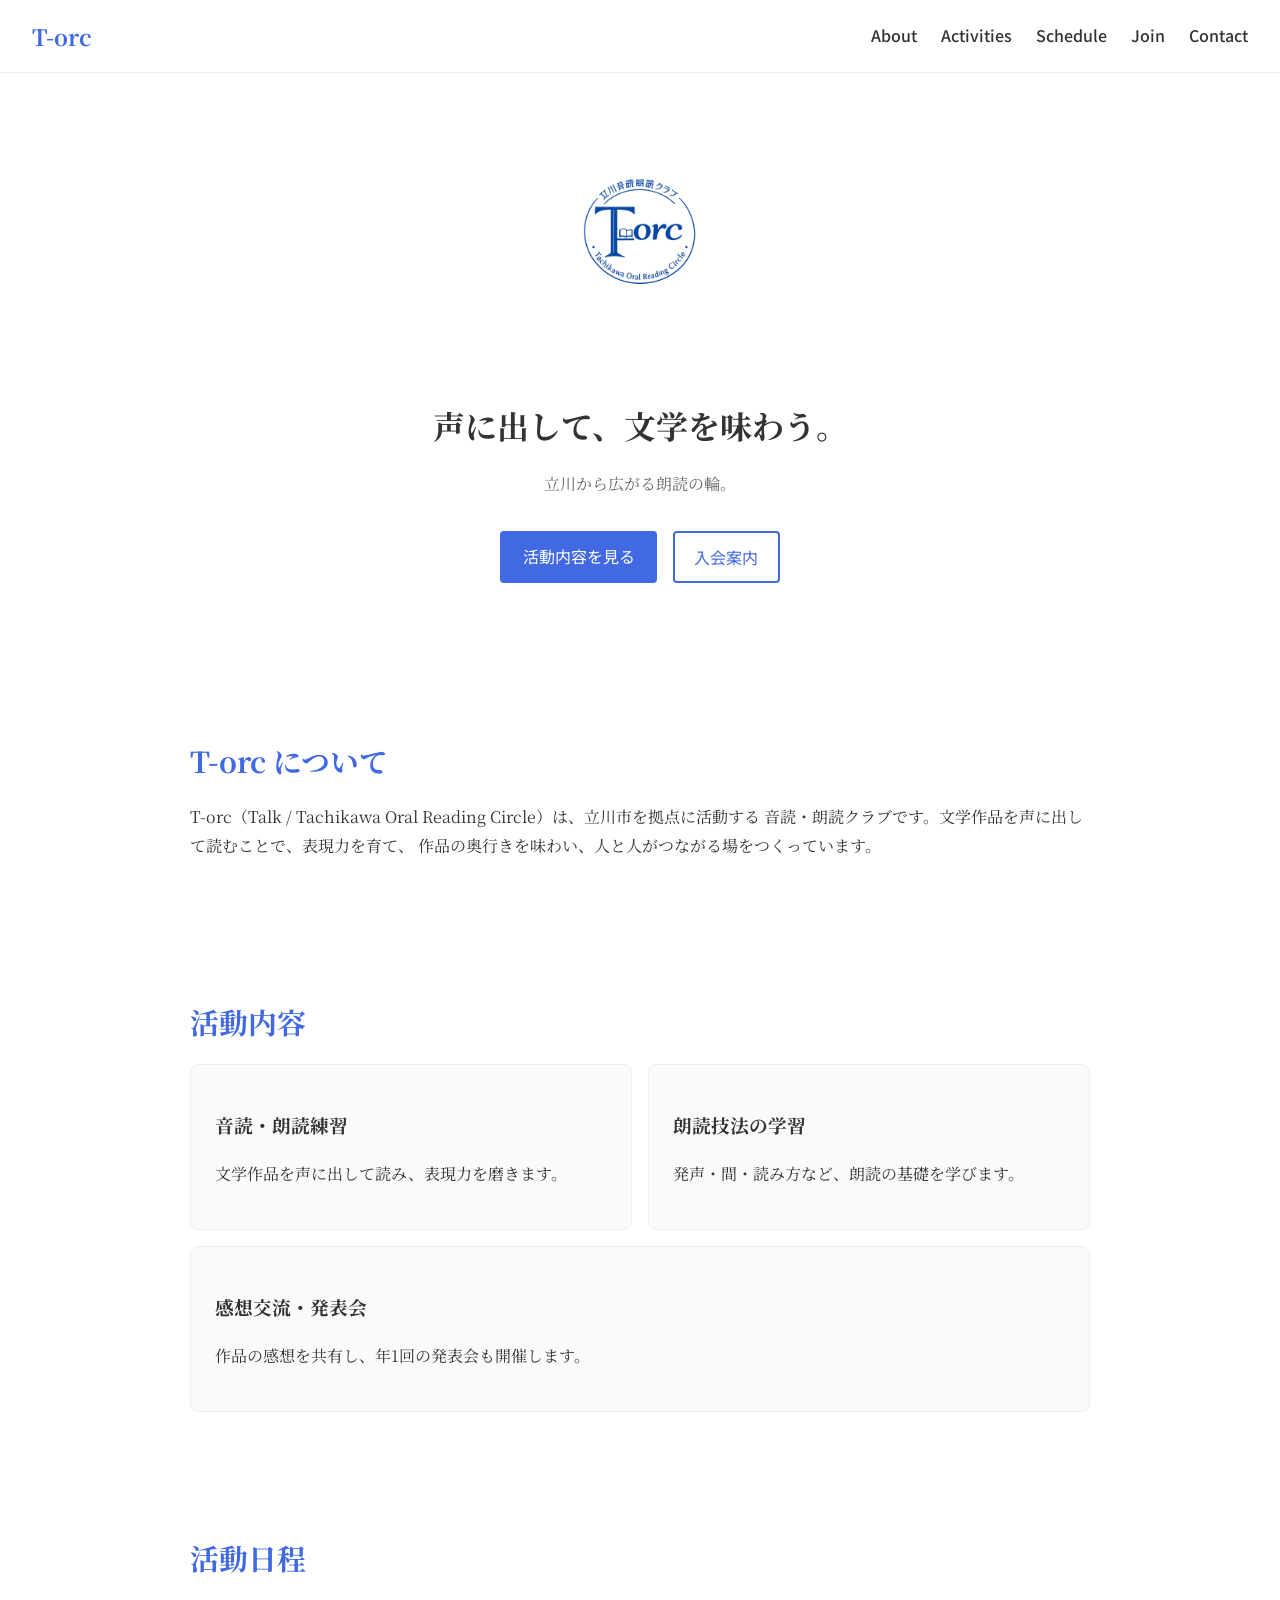
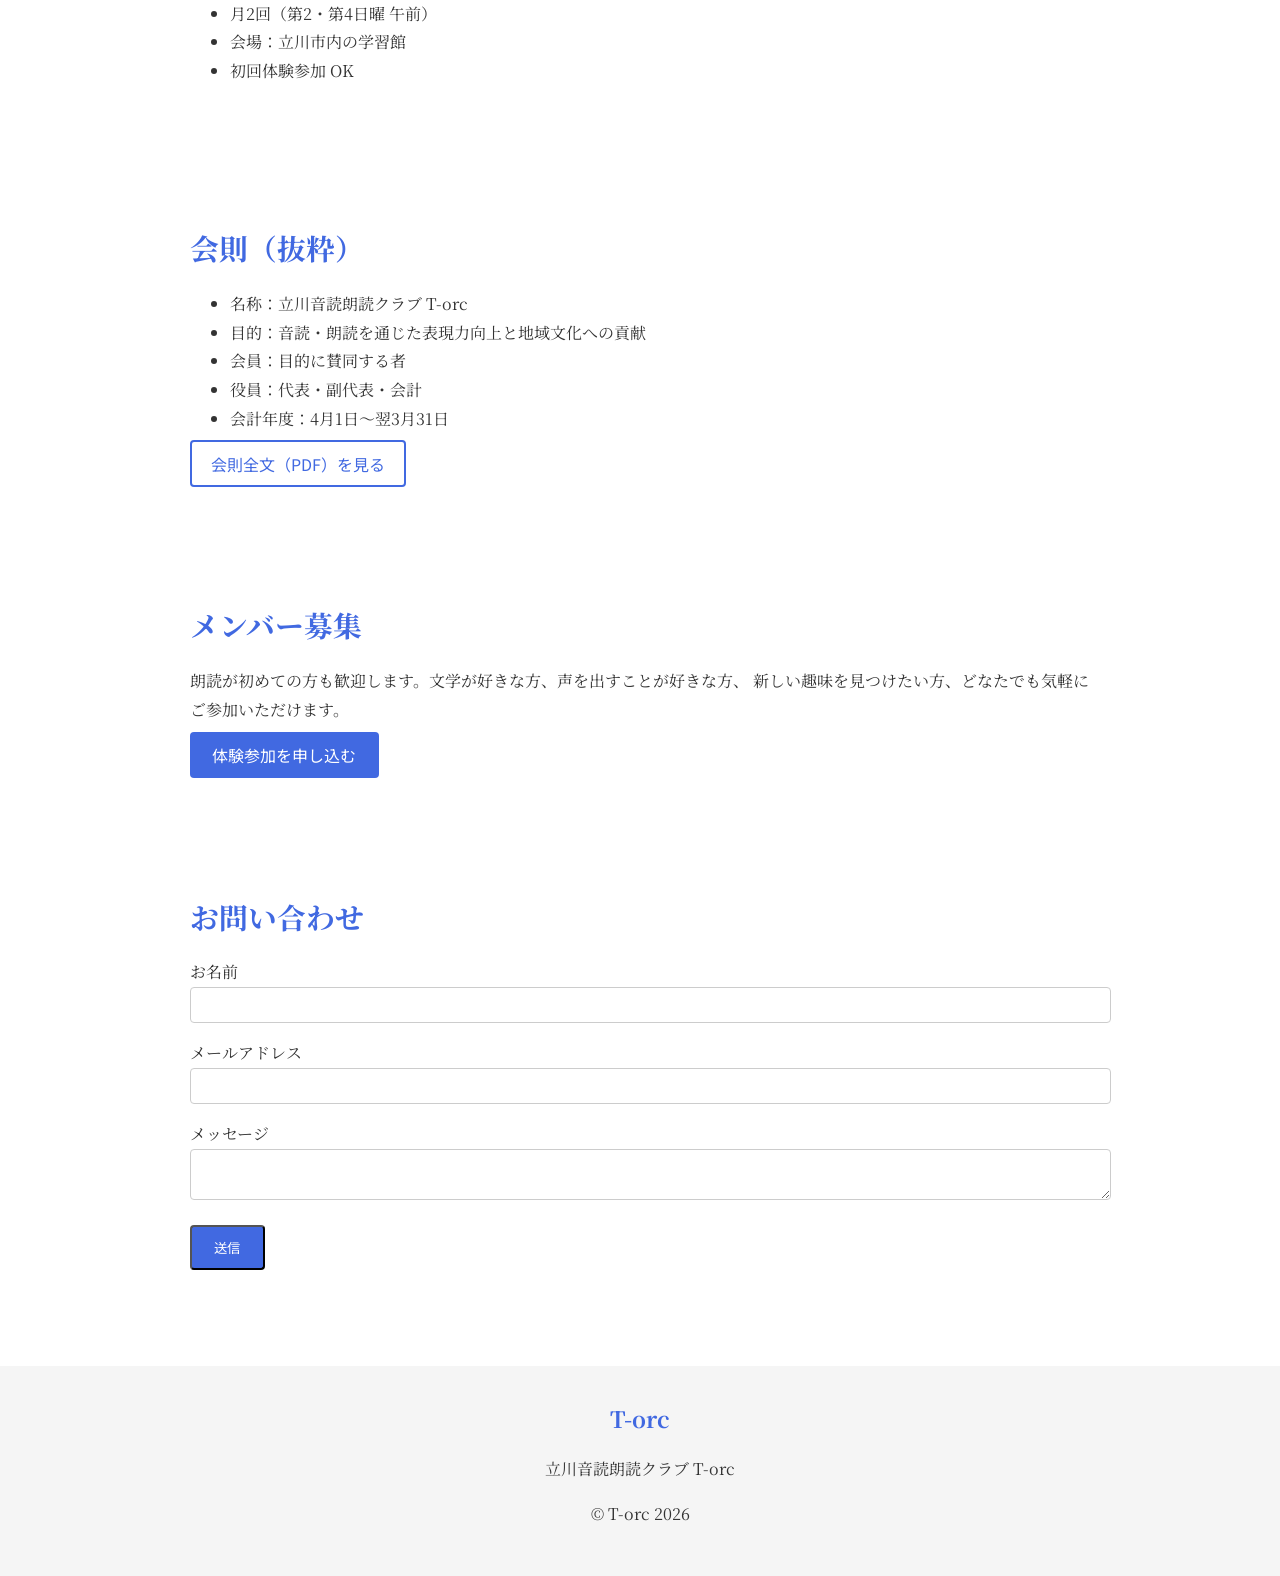
<file: index.html>
<!DOCTYPE html>
<html lang="ja">
<head>
  <meta charset="UTF-8">
  <title>立川音読朗読クラブ T‑orc</title>
  <meta name="viewport" content="width=device-width, initial-scale=1">
  <link href="https://fonts.googleapis.com/css2?family=Noto+Serif+JP:wght@400;600&family=Noto+Sans+JP:wght@400;700&display=swap" rel="stylesheet">
  <link rel="stylesheet" href="style.css">
</head>

<body>

  <!-- Header -->
  <header class="site-header">
    <div class="logo-small">T‑orc</div>
    <nav class="main-nav">
      <ul>
        <li><a href="#about">About</a></li>
        <li><a href="#activities">Activities</a></li>
        <li><a href="#schedule">Schedule</a></li>
        <li><a href="#join">Join</a></li>
        <li><a href="#contact">Contact</a></li>
      </ul>
    </nav>
  </header>

  <!-- Hero Section -->
  <section class="hero">
    <img src="logo.png" alt="T‑orc ロゴ" class="hero-logo">
    <h1>声に出して、文学を味わう。</h1>
    <p class="subcopy">立川から広がる朗読の輪。</p>
    <div class="hero-buttons">
      <a href="#activities" class="btn">活動内容を見る</a>
      <a href="#join" class="btn-outline">入会案内</a>
    </div>
  </section>

  <!-- About -->
  <section id="about" class="section">
    <h2>T‑orc について</h2>
    <p>
      T‑orc（Talk / Tachikawa Oral Reading Circle）は、立川市を拠点に活動する
      音読・朗読クラブです。文学作品を声に出して読むことで、表現力を育て、
      作品の奥行きを味わい、人と人がつながる場をつくっています。
    </p>
  </section>

  <!-- Activities -->
  <section id="activities" class="section">
    <h2>活動内容</h2>
    <div class="cards">
      <div class="card">
        <h3>音読・朗読練習</h3>
        <p>文学作品を声に出して読み、表現力を磨きます。</p>
      </div>
      <div class="card">
        <h3>朗読技法の学習</h3>
        <p>発声・間・読み方など、朗読の基礎を学びます。</p>
      </div>
      <div class="card">
        <h3>感想交流・発表会</h3>
        <p>作品の感想を共有し、年1回の発表会も開催します。</p>
      </div>
    </div>
  </section>

  <!-- Schedule -->
  <section id="schedule" class="section">
    <h2>活動日程</h2>
    <ul class="schedule-list">
      <li>月2回（第2・第4日曜 午前）</li>
      <li>会場：立川市内の学習館</li>
      <li>初回体験参加 OK</li>
    </ul>
  </section>

  <!-- Regulations -->
  <section id="regulations" class="section">
    <h2>会則（抜粋）</h2>
    <ul>
      <li>名称：立川音読朗読クラブ T‑orc</li>
      <li>目的：音読・朗読を通じた表現力向上と地域文化への貢献</li>
      <li>会員：目的に賛同する者</li>
      <li>役員：代表・副代表・会計</li>
      <li>会計年度：4月1日〜翌3月31日</li>
    </ul>
    <a href="rules.pdf" class="btn-outline">会則全文（PDF）を見る</a>
  </section>

  <!-- Join -->
  <section id="join" class="section">
    <h2>メンバー募集</h2>
    <p>
      朗読が初めての方も歓迎します。文学が好きな方、声を出すことが好きな方、
      新しい趣味を見つけたい方、どなたでも気軽にご参加いただけます。
    </p>
    <a href="#contact" class="btn">体験参加を申し込む</a>
  </section>

  <!-- Contact -->
  <section id="contact" class="section">
    <h2>お問い合わせ</h2>
    <form class="contact-form">
      <label>お名前</label>
      <input type="text" name="name">

      <label>メールアドレス</label>
      <input type="email" name="email">

      <label>メッセージ</label>
      <textarea name="message"></textarea>

      <button type="submit" class="btn">送信</button>
    </form>
  </section>

  <!-- Footer -->
  <footer class="site-footer">
    <div class="footer-logo">T‑orc</div>
    <p>立川音読朗読クラブ T‑orc</p>
    <p>© T‑orc 2026</p>
  </footer>

</body>
</html>
</file>
<file: style.css>
/* フォント設定 */
body {
  font-family: "Noto Serif JP", serif;
  color: #333;
  background: #fff;
  margin: 0;
  line-height: 1.8;
}

/* 色 */
:root {
  --blue: #4169E1; /* ロイヤルブルー */
}

/* Header */
.site-header {
  display: flex;
  justify-content: space-between;
  align-items: center;
  padding: 1rem 2rem;
  border-bottom: 1px solid #eee;
  background: #fff;
  position: sticky;
  top: 0;
  z-index: 10;
}

.logo-small {
  font-size: 1.4rem;
  font-weight: 700;
  color: var(--blue);
}

.main-nav ul {
  display: flex;
  gap: 1.5rem;
  list-style: none;
  margin: 0;
  padding: 0;
}

.main-nav a {
  text-decoration: none;
  color: #333;
  font-family: "Noto Sans JP", sans-serif;
  font-weight: 500;
}

/* Hero */
.hero {
  text-align: center;
  padding: 4rem 1rem 5rem;
}

.hero-logo {
  width: 200px;
  margin-bottom: 1.5rem;
}

.hero h1 {
  font-size: 2rem;
  margin-bottom: 0.5rem;
}

.subcopy {
  color: #666;
  margin-bottom: 2rem;
}

.hero-buttons {
  display: flex;
  justify-content: center;
  gap: 1rem;
}

/* Buttons */
.btn {
  background: var(--blue);
  color: #fff;
  padding: 0.7rem 1.4rem;
  border-radius: 4px;
  text-decoration: none;
  font-family: "Noto Sans JP", sans-serif;
}

.btn-outline {
  border: 2px solid var(--blue);
  color: var(--blue);
  padding: 0.6rem 1.2rem;
  border-radius: 4px;
  text-decoration: none;
  font-family: "Noto Sans JP", sans-serif;
}

/* Sections */
.section {
  padding: 3rem 1.5rem;
  max-width: 900px;
  margin: auto;
}

.section h2 {
  font-size: 1.8rem;
  color: var(--blue);
  margin-bottom: 1rem;
}

/* Cards */
.cards {
  display: flex;
  gap: 1rem;
  flex-wrap: wrap;
}

.card {
  flex: 1;
  min-width: 260px;
  padding: 1.5rem;
  border: 1px solid #eee;
  border-radius: 8px;
  background: #fafafa;
}

/* Contact Form */
.contact-form input,
.contact-form textarea {
  width: 100%;
  padding: 0.6rem;
  margin-bottom: 1rem;
  border: 1px solid #ccc;
  border-radius: 4px;
}

/* Footer */
.site-footer {
  text-align: center;
  padding: 2rem 1rem;
  background: #f5f5f5;
  margin-top: 3rem;
}

.footer-logo {
  font-size: 1.4rem;
  font-weight: 700;
  color: var(--blue);
  margin-bottom: 0.5rem;
}
</file>
